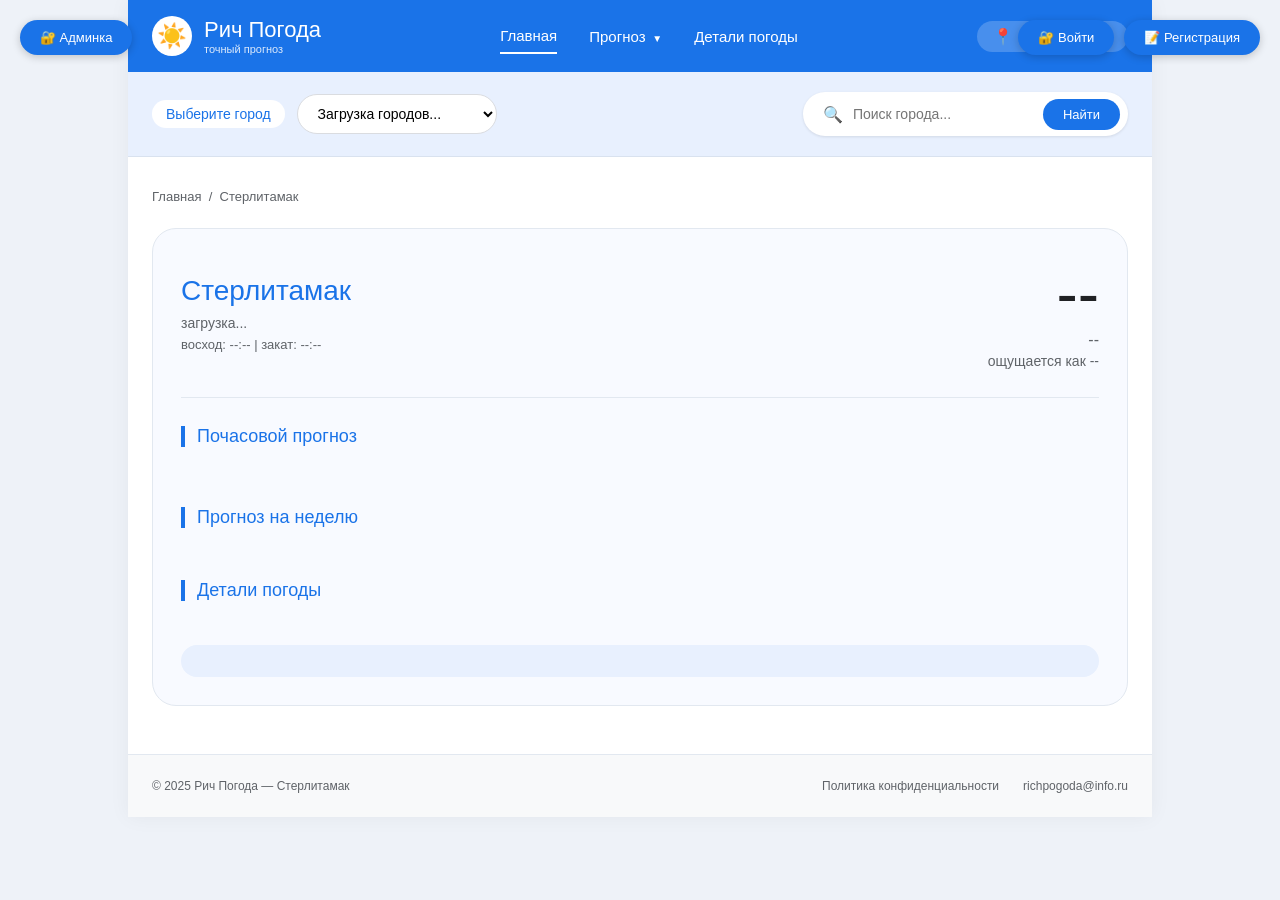
<file: pogoda/index.html>
<!DOCTYPE html>
<html lang="ru">
<head>
    <meta charset="UTF-8">
    <meta name="viewport" content="width=device-width, initial-scale=1.0">
    <title>Рич Погода | Главная</title>
    <style>
        * {
            margin: 0;
            padding: 0;
            box-sizing: border-box;
        }
        body {
            font-family: 'Roboto', -apple-system, 'Segoe UI', sans-serif;
            background: #eef2f8;
            color: #202124;
        }
        .container {
            width: 1024px;
            margin: 0 auto;
            background: #ffffff;
            box-shadow: 0 0 20px rgba(0,0,0,0.05);
        }
        .header {
            background: #1a73e8;
            padding: 16px 24px;
            display: flex;
            align-items: center;
            justify-content: space-between;
            position: sticky;
            top: 0;
            z-index: 100;
        }
        .logo {
            display: flex;
            align-items: center;
            gap: 12px;
        }
        .logo-icon {
            background: white;
            width: 40px;
            height: 40px;
            border-radius: 50%;
            display: flex;
            align-items: center;
            justify-content: center;
        }
        .logo-icon span {
            font-size: 24px;
            color: #1a73e8;
        }
        .logo-text h2 {
            color: white;
            font-size: 22px;
            font-weight: 500;
        }
        .logo-text p {
            color: rgba(255,255,255,0.85);
            font-size: 11px;
        }
        .nav-menu {
            display: flex;
            gap: 32px;
            align-items: center;
        }
        .nav-item {
            position: relative;
        }
        .nav-link {
            color: white;
            font-size: 15px;
            font-weight: 500;
            text-decoration: none;
            padding: 8px 0;
            display: block;
        }
        .nav-link.active {
            border-bottom: 2px solid white;
        }
        .nav-link.has-dropdown::after {
            content: " ▼";
            font-size: 10px;
            margin-left: 4px;
        }
        .dropdown-menu {
            position: absolute;
            top: 100%;
            left: 0;
            background: white;
            border-radius: 12px;
            box-shadow: 0 8px 20px rgba(0,0,0,0.15);
            min-width: 180px;
            padding: 8px 0;
            margin-top: 8px;
            opacity: 0;
            visibility: hidden;
            transition: opacity 0.25s ease, visibility 0.25s ease, transform 0.25s ease;
            transform: translateY(-8px);
            z-index: 200;
        }
        .nav-item:hover .dropdown-menu {
            opacity: 1;
            visibility: visible;
            transform: translateY(0);
        }
        .dropdown-menu a {
            display: block;
            padding: 10px 20px;
            color: #202124;
            text-decoration: none;
            font-size: 14px;
        }
        .dropdown-menu a:hover {
            background: #e8f0fe;
            color: #1a73e8;
        }
        .city-badge {
            background: rgba(255,255,255,0.2);
            border-radius: 30px;
            padding: 6px 16px;
            display: flex;
            align-items: center;
            gap: 8px;
        }
        .city-badge .city-name {
            font-weight: 500;
            font-size: 15px;
            color: white;
        }
        .city-selector {
            background: #e8f0fe;
            padding: 20px 24px;
            border-bottom: 1px solid #d9e2ef;
            display: flex;
            align-items: center;
            justify-content: space-between;
            flex-wrap: wrap;
            gap: 16px;
        }
        .current-city-info {
            display: flex;
            align-items: center;
            gap: 12px;
        }
        .current-city-info .label {
            font-size: 14px;
            color: #1a73e8;
            font-weight: 500;
            background: white;
            padding: 6px 14px;
            border-radius: 30px;
        }
        .city-select-dropdown {
            padding: 10px 16px;
            border-radius: 30px;
            border: 1px solid #dadce0;
            font-size: 14px;
            font-family: inherit;
            background: white;
            cursor: pointer;
            width: 200px;
        }
        .city-select-dropdown:focus {
            outline: none;
            border-color: #1a73e8;
        }
        .search-other {
            display: flex;
            gap: 10px;
            align-items: center;
            background: white;
            border-radius: 40px;
            padding: 6px 8px 6px 20px;
            box-shadow: 0 1px 3px rgba(0,0,0,0.1);
        }
        .search-other input {
            border: none;
            outline: none;
            font-size: 14px;
            width: 180px;
            padding: 8px 0;
            font-family: inherit;
        }
        .search-other button {
            background: #1a73e8;
            border: none;
            border-radius: 30px;
            padding: 8px 20px;
            font-size: 13px;
            font-weight: 500;
            color: white;
            cursor: pointer;
        }
        .content {
            padding: 32px 24px 48px;
        }
        .breadcrumbs {
            font-size: 13px;
            margin-bottom: 24px;
            color: #5f6368;
        }
        .forecast-demo {
            background: #f8faff;
            border-radius: 24px;
            padding: 28px;
            border: 1px solid #e2e8f0;
        }
        .current-weather {
            display: flex;
            align-items: center;
            justify-content: space-between;
            padding-bottom: 28px;
            border-bottom: 1px solid #e2e8f0;
            margin-bottom: 28px;
        }
        .city-info h3 {
            font-size: 28px;
            font-weight: 500;
            color: #1a73e8;
            margin-bottom: 8px;
        }
        .city-info p {
            color: #5f6368;
            font-size: 14px;
        }
        .temp-main {
            text-align: right;
        }
        .temp-main .big-temp {
            font-size: 64px;
            font-weight: 500;
            color: #202124;
        }
        .temp-main .condition {
            color: #5f6368;
            font-size: 16px;
        }
        .feels-like {
            font-size: 14px;
            color: #5f6368;
            margin-top: 4px;
        }
        .hourly {
            margin-bottom: 32px;
        }
        .hourly h4, .daily h4, .details h4 {
            font-size: 18px;
            font-weight: 500;
            color: #1a73e8;
            margin-bottom: 20px;
            border-left: 4px solid #1a73e8;
            padding-left: 12px;
        }
        .hourly-items {
            display: flex;
            gap: 14px;
            overflow-x: auto;
            padding-bottom: 8px;
        }
        .hour-card {
            background: white;
            border-radius: 20px;
            padding: 14px 12px;
            text-align: center;
            min-width: 80px;
            border: 1px solid #e2e8f0;
        }
        .hour-card .time {
            font-size: 14px;
            font-weight: 500;
            color: #1a73e8;
        }
        .hour-card .temp-hour {
            font-size: 20px;
            font-weight: 500;
            margin: 8px 0;
        }
        .daily-items {
            display: flex;
            flex-direction: column;
            gap: 8px;
            margin-bottom: 32px;
        }
        .day-row {
            display: flex;
            align-items: center;
            justify-content: space-between;
            padding: 12px 0;
            border-bottom: 1px solid #eef2f6;
        }
        .day-name {
            width: 140px;
            font-weight: 500;
        }
        .day-temp-range {
            font-weight: 500;
            color: #1a73e8;
        }
        .details-grid {
            display: grid;
            grid-template-columns: repeat(3, 1fr);
            gap: 16px;
            margin-top: 16px;
        }
        .detail-card {
            background: white;
            border-radius: 20px;
            padding: 18px 14px;
            text-align: center;
            border: 1px solid #e2e8f0;
        }
        .detail-icon {
            font-size: 28px;
            margin-bottom: 10px;
        }
        .detail-label {
            font-size: 13px;
            color: #5f6368;
            margin-bottom: 8px;
        }
        .detail-value {
            font-size: 22px;
            font-weight: 500;
            color: #1a73e8;
        }
        .extra-stats {
            display: flex;
            gap: 24px;
            justify-content: space-between;
            background: #e8f0fe;
            border-radius: 20px;
            padding: 16px 24px;
            margin-top: 24px;
        }
        .extra-item {
            text-align: center;
            flex: 1;
        }
        .extra-label {
            font-size: 12px;
            color: #5f6368;
            margin-bottom: 6px;
        }
        .extra-value {
            font-size: 16px;
            font-weight: 500;
            color: #1a73e8;
        }
        .footer {
            background: #f8f9fa;
            padding: 24px;
            border-top: 1px solid #e2e8f0;
            display: flex;
            justify-content: space-between;
            font-size: 12px;
            color: #5f6368;
        }
        .footer-links {
            display: flex;
            gap: 24px;
        }
        .admin-btn {
            position: fixed;
            top: 20px;
            left: 20px;
            z-index: 9999;
            background: #1a73e8;
            color: white;
            padding: 10px 20px;
            border-radius: 30px;
            text-decoration: none;
            font-weight: 500;
            font-size: 13px;
            box-shadow: 0 2px 8px rgba(0,0,0,0.2);
            font-family: 'Roboto', sans-serif;
        }
        .admin-btn:hover {
            background: #0d5bbf;
        }
        .user-buttons {
            position: fixed;
            top: 20px;
            right: 20px;
            z-index: 9999;
            display: flex;
            gap: 10px;
        }
        .user-btn {
            background: #1a73e8;
            color: white;
            padding: 10px 20px;
            border-radius: 30px;
            text-decoration: none;
            font-weight: 500;
            font-size: 13px;
            box-shadow: 0 2px 8px rgba(0,0,0,0.2);
            font-family: 'Roboto', sans-serif;
        }
        .user-btn:hover {
            background: #0d5bbf;
        }
        .profile-name {
            background: #0d5bbf;
        }
    </style>
</head>
<body>
<div class="container">
    <div class="header">
        <div class="logo">
            <div class="logo-icon"><span>☀️</span></div>
            <div class="logo-text">
                <h2>Рич Погода</h2>
                <p>точный прогноз</p>
            </div>
        </div>
        <div class="nav-menu">
            <div class="nav-item">
                <a href="index.html" class="nav-link active">Главная</a>
            </div>
            <div class="nav-item">
                <a href="#" class="nav-link has-dropdown">Прогноз</a>
                <div class="dropdown-menu">
                    <a href="forecast-7.html">Прогноз на 7 дней</a>
                    <a href="forecast-30.html">Прогноз на 30 дней</a>
                </div>
            </div>
            <div class="nav-item">
                <a href="details.html" class="nav-link">Детали погоды</a>
            </div>
        </div>
        <div class="city-badge">
            <span>📍</span>
            <span class="city-name">Стерлитамак</span>
        </div>
    </div>

    <div class="city-selector">
        <div class="current-city-info">
            <span class="label">Выберите город</span>
            <select id="citySelector" class="city-select-dropdown" onchange="changeCity()">
                <option value="">Загрузка городов...</option>
            </select>
        </div>
        <div class="search-other">
            <span>🔍</span>
            <input type="text" id="citySearchInput" placeholder="Поиск города..." autocomplete="off">
            <button id="searchCityBtn">Найти</button>
        </div>
    </div>

    <div class="content">
        <div class="breadcrumbs"><span>Главная</span> &nbsp;/&nbsp; <span id="breadcrumbCity">Стерлитамак</span></div>
        <div class="forecast-demo" id="weatherContainer">
            <div class="current-weather">
                <div class="city-info">
                    <h3 id="cityName">Стерлитамак</h3>
                    <p id="currentDate">загрузка...</p>
                    <p style="font-size:13px; margin-top:6px;">восход: <span id="sunrise">--:--</span> | закат: <span id="sunset">--:--</span></p>
                </div>
                <div class="temp-main">
                    <div class="big-temp" id="currentTemp">--</div>
                    <div class="condition" id="currentCondition">--</div>
                    <div class="feels-like">ощущается как <span id="feelsLike">--</span></div>
                </div>
            </div>

            <div class="hourly">
                <h4>Почасовой прогноз</h4>
                <div class="hourly-items" id="hourlyForecast"></div>
            </div>

            <div class="daily">
                <h4>Прогноз на неделю</h4>
                <div class="daily-items" id="weekForecast"></div>
            </div>

            <div class="details">
                <h4>Детали погоды</h4>
                <div class="details-grid" id="detailsGrid"></div>
            </div>

            <div class="extra-stats" id="extraStats"></div>
        </div>
    </div>

    <div class="footer">
        <div>© 2025 Рич Погода — <span id="footerCity">Стерлитамак</span></div>
        <div class="footer-links">
            <span>Политика конфиденциальности</span>
            <span>richpogoda@info.ru</span>
        </div>
    </div>
</div>

<!-- Кнопка для админа -->
<a href="admin_login.php" class="admin-btn">🔐 Админка</a>

<!-- Кнопки для пользователей -->
<div class="user-buttons" id="userButtons">
    <a href="user_login.php" class="user-btn">🔐 Войти</a>
    <a href="register.php" class="user-btn">📝 Регистрация</a>
</div>

<script>
    // Загрузка списка городов из базы
    async function loadCities() {
        try {
            const response = await fetch('get_cities.php');
            const cities = await response.json();
            const selector = document.getElementById('citySelector');
            selector.innerHTML = '';
            cities.forEach(city => {
                const option = document.createElement('option');
                option.value = city;
                option.textContent = '📍 ' + city;
                selector.appendChild(option);
            });
            return cities;
        } catch (error) {
            console.error('Ошибка загрузки городов:', error);
            return [];
        }
    }

    // Смена города
    function changeCity() {
        const city = document.getElementById('citySelector').value;
        if (city) {
            loadWeatherData(city);
        }
    }

    // Поиск города
    document.getElementById('searchCityBtn').addEventListener('click', function() {
        const searchValue = document.getElementById('citySearchInput').value.trim().toLowerCase();
        const selector = document.getElementById('citySelector');
        const options = Array.from(selector.options);
        
        const found = options.find(opt => opt.text.toLowerCase().includes(searchValue) || opt.value.toLowerCase().includes(searchValue));
        
        if (found && found.value) {
            selector.value = found.value;
            loadWeatherData(found.value);
            document.getElementById('citySearchInput').value = '';
        } else {
            alert('Город "' + document.getElementById('citySearchInput').value + '" не найден в базе!');
        }
    });

    // Поиск при нажатии Enter
    document.getElementById('citySearchInput').addEventListener('keypress', function(e) {
        if (e.key === 'Enter') {
            document.getElementById('searchCityBtn').click();
        }
    });

    // Загрузка погодных данных
    async function loadWeatherData(city) {
        try {
            const response = await fetch(`get_weather.php?city=${encodeURIComponent(city)}`);
            const data = await response.json();
            
            document.getElementById('cityName').textContent = data.city || city;
            document.getElementById('breadcrumbCity').textContent = data.city || city;
            document.getElementById('footerCity').textContent = data.city || city;
            document.getElementById('currentTemp').textContent = data.current_temp;
            document.getElementById('currentCondition').textContent = data.current_condition;
            document.getElementById('feelsLike').textContent = data.feels_like;
            document.getElementById('sunrise').textContent = data.sunrise;
            document.getElementById('sunset').textContent = data.sunset;
            
            const now = new Date();
            const options = { year: 'numeric', month: 'long', day: 'numeric', weekday: 'long' };
            document.getElementById('currentDate').innerHTML = now.toLocaleDateString('ru-RU', options) + ' | ' + now.getHours() + ':' + String(now.getMinutes()).padStart(2, '0');
            
            const hourlyContainer = document.getElementById('hourlyForecast');
            hourlyContainer.innerHTML = '';
            if (data.hourly_forecast && Array.isArray(data.hourly_forecast)) {
                data.hourly_forecast.forEach(hour => {
                    hourlyContainer.innerHTML += `
                        <div class="hour-card">
                            <div class="time">${hour.time}</div>
                            <div>${hour.icon}</div>
                            <div class="temp-hour">${hour.temp}</div>
                            <div style="font-size:11px;">осадки ${hour.precip}</div>
                        </div>
                    `;
                });
            }
            
            const weekContainer = document.getElementById('weekForecast');
            weekContainer.innerHTML = '';
            if (data.week_forecast && Array.isArray(data.week_forecast)) {
                data.week_forecast.forEach(day => {
                    weekContainer.innerHTML += `
                        <div class="day-row">
                            <span class="day-name">${day.day}</span>
                            <span>${day.icon}</span>
                            <span class="day-temp-range">${day.temp_max} / ${day.temp_min}</span>
                            <span style="color:#5f6368; font-size:13px;">${day.description}</span>
                        </div>
                    `;
                });
            }
            
            const detailsContainer = document.getElementById('detailsGrid');
            detailsContainer.innerHTML = `
                <div class="detail-card"><div class="detail-icon">💧</div><div class="detail-label">Влажность</div><div class="detail-value">${data.humidity || '70%'}</div></div>
                <div class="detail-card"><div class="detail-icon">🌬️</div><div class="detail-label">Ветер</div><div class="detail-value">${data.wind_speed || '3 м/с'}</div><div style="font-size:12px;">${data.wind_direction || 'западный'}</div></div>
                <div class="detail-card"><div class="detail-icon">📊</div><div class="detail-label">Давление</div><div class="detail-value">${data.pressure || '750 мм'}</div></div>
                <div class="detail-card"><div class="detail-icon">☀️</div><div class="detail-label">УФ-индекс</div><div class="detail-value">${data.uv_index || '3'}</div></div>
                <div class="detail-card"><div class="detail-icon">👁️</div><div class="detail-label">Видимость</div><div class="detail-value">${data.visibility || '10 км'}</div></div>
                <div class="detail-card"><div class="detail-icon">🌡️</div><div class="detail-label">Точка росы</div><div class="detail-value">${data.dew_point || '0°'}</div></div>
            `;
            
            const extraContainer = document.getElementById('extraStats');
            extraContainer.innerHTML = `
                <div class="extra-item"><div class="extra-label">Осадки</div><div class="extra-value">${data.precipitation || '0 мм'}</div></div>
                <div class="extra-item"><div class="extra-label">Порывы ветра</div><div class="extra-value">${data.wind_gusts || 'до 5 м/с'}</div></div>
                <div class="extra-item"><div class="extra-label">Снежный покров</div><div class="extra-value">${data.snow_cover || '0 см'}</div></div>
                <div class="extra-item"><div class="extra-label">Качество воздуха</div><div class="extra-value">${data.air_quality || 'AQI 45'}</div></div>
                <div class="extra-item"><div class="extra-label">Вероятность дождя</div><div class="extra-value">${data.rain_chance || '5%'}</div></div>
            `;
            
        } catch (error) {
            console.error('Ошибка загрузки данных:', error);
        }
    }

    // Проверка авторизации пользователя
    async function checkUserAuth() {
        try {
            const response = await fetch('get_user.php');
            const data = await response.json();
            const userButtons = document.getElementById('userButtons');
            
            if (data.logged_in) {
                userButtons.innerHTML = `
                    <a href="profile.php" class="user-btn profile-name">👤 ${data.username}</a>
                    <a href="user_logout.php" class="user-btn">🚪 Выйти</a>
                `;
            } else {
                userButtons.innerHTML = `
                    <a href="user_login.php" class="user-btn">🔐 Войти</a>
                    <a href="register.php" class="user-btn">📝 Регистрация</a>
                `;
            }
        } catch (error) {
            console.error('Ошибка проверки авторизации:', error);
        }
    }

    // Запуск всех функций
    async function init() {
        await loadCities();
        await loadWeatherData('Стерлитамак');
        await checkUserAuth();
    }
    
    init();
    setInterval(() => {
        const city = document.getElementById('citySelector').value;
        if (city) loadWeatherData(city);
    }, 60000);
    setInterval(checkUserAuth, 30000);
</script>
</body>
</html>
</file>
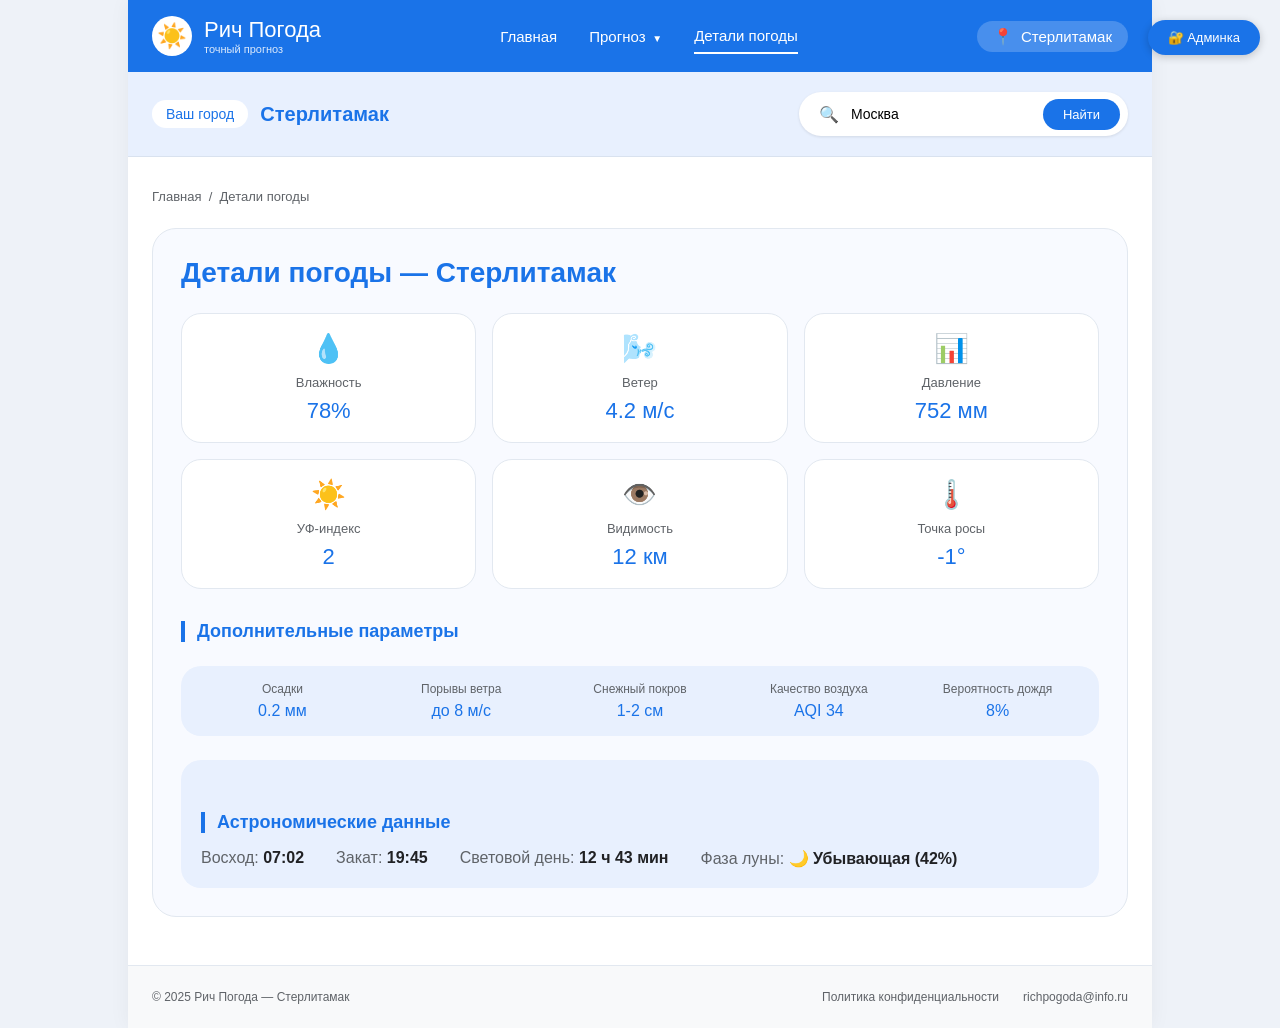
<file: pogoda/details.html>
<!DOCTYPE html>
<html lang="ru">
<head>
    <meta charset="UTF-8">
    <meta name="viewport" content="width=device-width, initial-scale=1.0">
    <title>Рич Погода | Детали погоды</title>
    <style>
        * { margin: 0; padding: 0; box-sizing: border-box; }
        body { font-family: 'Roboto', sans-serif; background: #eef2f8; color: #202124; }
        .container { width: 1024px; margin: 0 auto; background: #fff; box-shadow: 0 0 20px rgba(0,0,0,0.05); }
        .header { background: #1a73e8; padding: 16px 24px; display: flex; align-items: center; justify-content: space-between; position: sticky; top: 0; z-index: 100; }
        .logo { display: flex; align-items: center; gap: 12px; }
        .logo-icon { background: white; width: 40px; height: 40px; border-radius: 50%; display: flex; align-items: center; justify-content: center; }
        .logo-icon span { font-size: 24px; color: #1a73e8; }
        .logo-text h2 { color: white; font-size: 22px; font-weight: 500; }
        .logo-text p { color: rgba(255,255,255,0.85); font-size: 11px; }
        .nav-menu { display: flex; gap: 32px; align-items: center; }
        .nav-item { position: relative; }
        .nav-link { color: white; font-size: 15px; font-weight: 500; text-decoration: none; padding: 8px 0; display: block; }
        .nav-link.active { border-bottom: 2px solid white; }
        .nav-link.has-dropdown::after { content: " ▼"; font-size: 10px; margin-left: 4px; }
        .dropdown-menu { position: absolute; top: 100%; left: 0; background: white; border-radius: 12px; box-shadow: 0 8px 20px rgba(0,0,0,0.15); min-width: 180px; padding: 8px 0; margin-top: 8px; opacity: 0; visibility: hidden; transition: 0.25s; transform: translateY(-8px); z-index: 200; }
        .nav-item:hover .dropdown-menu { opacity: 1; visibility: visible; transform: translateY(0); }
        .dropdown-menu a { display: block; padding: 10px 20px; color: #202124; text-decoration: none; font-size: 14px; }
        .dropdown-menu a:hover { background: #e8f0fe; color: #1a73e8; }
        .city-badge { background: rgba(255,255,255,0.2); border-radius: 30px; padding: 6px 16px; display: flex; align-items: center; gap: 8px; }
        .city-badge .city-name { font-weight: 500; font-size: 15px; color: white; }
        .city-selector { background: #e8f0fe; padding: 20px 24px; border-bottom: 1px solid #d9e2ef; display: flex; align-items: center; justify-content: space-between; flex-wrap: wrap; gap: 16px; }
        .current-city-info { display: flex; align-items: center; gap: 12px; }
        .current-city-info .label { font-size: 14px; color: #1a73e8; font-weight: 500; background: white; padding: 6px 14px; border-radius: 30px; }
        .current-city-info .city-name-large { font-size: 20px; font-weight: 600; color: #1a73e8; }
        .search-other { display: flex; gap: 12px; align-items: center; background: white; border-radius: 40px; padding: 6px 8px 6px 20px; box-shadow: 0 1px 3px rgba(0,0,0,0.1); }
        .search-other input { border: none; outline: none; font-size: 14px; width: 180px; padding: 8px 0; font-family: inherit; }
        .search-other button { background: #1a73e8; border: none; border-radius: 30px; padding: 8px 20px; font-size: 13px; font-weight: 500; color: white; cursor: pointer; }
        .content { padding: 32px 24px 48px; }
        .breadcrumbs { font-size: 13px; margin-bottom: 24px; color: #5f6368; }
        .forecast-demo { background: #f8faff; border-radius: 24px; padding: 28px; border: 1px solid #e2e8f0; }
        .details-grid { display: grid; grid-template-columns: repeat(3, 1fr); gap: 16px; margin-top: 16px; }
        .detail-card { background: white; border-radius: 20px; padding: 18px 14px; text-align: center; border: 1px solid #e2e8f0; }
        .detail-icon { font-size: 28px; margin-bottom: 10px; }
        .detail-label { font-size: 13px; color: #5f6368; margin-bottom: 8px; }
        .detail-value { font-size: 22px; font-weight: 500; color: #1a73e8; }
        .extra-stats { display: flex; gap: 24px; justify-content: space-between; background: #e8f0fe; border-radius: 20px; padding: 16px 24px; margin-top: 24px; }
        .extra-item { text-align: center; flex: 1; }
        .extra-label { font-size: 12px; color: #5f6368; margin-bottom: 6px; }
        .extra-value { font-size: 16px; font-weight: 500; color: #1a73e8; }
        .astro-block { background: #e8f0fe; border-radius: 20px; padding: 20px; margin-top: 24px; }
        .astro-block h4 { font-size: 18px; color: #1a73e8; margin-bottom: 16px; border-left: 4px solid #1a73e8; padding-left: 12px; }
        .astro-data { display: flex; gap: 32px; flex-wrap: wrap; }
        .footer { background: #f8f9fa; padding: 24px; border-top: 1px solid #e2e8f0; display: flex; justify-content: space-between; font-size: 12px; color: #5f6368; }
        .footer-links { display: flex; gap: 24px; }
        .admin-btn { position: fixed; top: 20px; right: 20px; z-index: 9999; background: #1a73e8; color: white; padding: 10px 20px; border-radius: 30px; text-decoration: none; font-weight: 500; font-size: 13px; box-shadow: 0 2px 8px rgba(0,0,0,0.2); }
        .admin-btn:hover { background: #0d5bbf; }
        h1 { font-size: 28px; color: #1a73e8; margin-bottom: 24px; }
        h4 { font-size: 18px; color: #1a73e8; margin: 32px 0 20px; border-left: 4px solid #1a73e8; padding-left: 12px; }
    </style>
</head>
<body>
<div class="container">
    <div class="header">
        <div class="logo"><div class="logo-icon"><span>☀️</span></div><div class="logo-text"><h2>Рич Погода</h2><p>точный прогноз</p></div></div>
        <div class="nav-menu">
            <div class="nav-item"><a href="index.html" class="nav-link">Главная</a></div>
            <div class="nav-item"><a href="#" class="nav-link has-dropdown">Прогноз</a><div class="dropdown-menu"><a href="forecast-7.html">Прогноз на 7 дней</a><a href="forecast-30.html">Прогноз на 30 дней</a></div></div>
            <div class="nav-item"><a href="details.html" class="nav-link active">Детали погоды</a></div>
        </div>
        <div class="city-badge"><span>📍</span><span class="city-name">Стерлитамак</span></div>
    </div>
    <div class="city-selector">
        <div class="current-city-info"><span class="label">Ваш город</span><span class="city-name-large">Стерлитамак</span></div>
        <div class="search-other"><span>🔍</span><input type="text" placeholder="Найти другой город..." value="Москва"><button>Найти</button></div>
    </div>
    <div class="content">
        <div class="breadcrumbs"><span>Главная</span> &nbsp;/&nbsp; <span>Детали погоды</span></div>
        <div class="forecast-demo">
            <h1>Детали погоды — Стерлитамак</h1>
            <div class="details-grid" id="detailsGrid"></div>
            <h4>Дополнительные параметры</h4>
            <div class="extra-stats" id="extraStats"></div>
            <div class="astro-block">
                <h4>Астрономические данные</h4>
                <div class="astro-data">
                    <div><span style="color:#5f6368;">Восход:</span> <strong id="sunrise">07:02</strong></div>
                    <div><span style="color:#5f6368;">Закат:</span> <strong id="sunset">19:45</strong></div>
                    <div><span style="color:#5f6368;">Световой день:</span> <strong id="dayLength">12 ч 43 мин</strong></div>
                    <div><span style="color:#5f6368;">Фаза луны:</span> <strong id="moonPhase">🌙 Убывающая (42%)</strong></div>
                </div>
            </div>
        </div>
    </div>
    <div class="footer"><div>© 2025 Рич Погода — Стерлитамак</div><div class="footer-links"><span>Политика конфиденциальности</span><span>richpogoda@info.ru</span></div></div>
</div>
<a href="admin.php" class="admin-btn">🔐 Админка</a>
<script>
    async function loadDetails() {
        try {
            const response = await fetch('get_weather.php');
            const data = await response.json();
            const detailsContainer = document.getElementById('detailsGrid');
            detailsContainer.innerHTML = `
                <div class="detail-card"><div class="detail-icon">💧</div><div class="detail-label">Влажность</div><div class="detail-value">${data.humidity}</div><div style="font-size:12px; color:#5f6368; margin-top:6px;">нормальная</div></div>
                <div class="detail-card"><div class="detail-icon">🌬️</div><div class="detail-label">Ветер</div><div class="detail-value">${data.wind_speed}</div><div style="font-size:12px; color:#5f6368; margin-top:6px;">${data.wind_direction}</div></div>
                <div class="detail-card"><div class="detail-icon">📊</div><div class="detail-label">Давление</div><div class="detail-value">${data.pressure}</div><div style="font-size:12px; color:#5f6368; margin-top:6px;">1003 гПа</div></div>
                <div class="detail-card"><div class="detail-icon">☀️</div><div class="detail-label">УФ-индекс</div><div class="detail-value">${data.uv_index}</div><div style="font-size:12px; color:#5f6368; margin-top:6px;">низкий</div></div>
                <div class="detail-card"><div class="detail-icon">👁️</div><div class="detail-label">Видимость</div><div class="detail-value">${data.visibility}</div><div style="font-size:12px; color:#5f6368; margin-top:6px;">хорошая</div></div>
                <div class="detail-card"><div class="detail-icon">🌡️</div><div class="detail-label">Точка росы</div><div class="detail-value">${data.dew_point}</div><div style="font-size:12px; color:#5f6368; margin-top:6px;">сухо, комфортно</div></div>
            `;
            const extraContainer = document.getElementById('extraStats');
            extraContainer.innerHTML = `
                <div class="extra-item"><div class="extra-label">Осадки</div><div class="extra-value">${data.precipitation}</div><div style="font-size:10px;">за последние 3 ч</div></div>
                <div class="extra-item"><div class="extra-label">Порывы ветра</div><div class="extra-value">${data.wind_gusts}</div></div>
                <div class="extra-item"><div class="extra-label">Снежный покров</div><div class="extra-value">${data.snow_cover}</div></div>
                <div class="extra-item"><div class="extra-label">Качество воздуха</div><div class="extra-value">${data.air_quality}</div><div style="font-size:10px;">хорошее</div></div>
                <div class="extra-item"><div class="extra-label">Вероятность дождя</div><div class="extra-value">${data.rain_chance}</div></div>
            `;
            document.getElementById('sunrise').textContent = data.sunrise;
            document.getElementById('sunset').textContent = data.sunset;
        } catch(error) {
            console.error('Ошибка:', error);
            document.getElementById('detailsGrid').innerHTML = `
                <div class="detail-card"><div class="detail-icon">💧</div><div class="detail-label">Влажность</div><div class="detail-value">78%</div></div>
                <div class="detail-card"><div class="detail-icon">🌬️</div><div class="detail-label">Ветер</div><div class="detail-value">4.2 м/с</div></div>
                <div class="detail-card"><div class="detail-icon">📊</div><div class="detail-label">Давление</div><div class="detail-value">752 мм</div></div>
                <div class="detail-card"><div class="detail-icon">☀️</div><div class="detail-label">УФ-индекс</div><div class="detail-value">2</div></div>
                <div class="detail-card"><div class="detail-icon">👁️</div><div class="detail-label">Видимость</div><div class="detail-value">12 км</div></div>
                <div class="detail-card"><div class="detail-icon">🌡️</div><div class="detail-label">Точка росы</div><div class="detail-value">-1°</div></div>
            `;
            document.getElementById('extraStats').innerHTML = `
                <div class="extra-item"><div class="extra-label">Осадки</div><div class="extra-value">0.2 мм</div></div>
                <div class="extra-item"><div class="extra-label">Порывы ветра</div><div class="extra-value">до 8 м/с</div></div>
                <div class="extra-item"><div class="extra-label">Снежный покров</div><div class="extra-value">1-2 см</div></div>
                <div class="extra-item"><div class="extra-label">Качество воздуха</div><div class="extra-value">AQI 34</div></div>
                <div class="extra-item"><div class="extra-label">Вероятность дождя</div><div class="extra-value">8%</div></div>
            `;
        }
    }
    loadDetails();
</script>
</body>
</html>
</file>
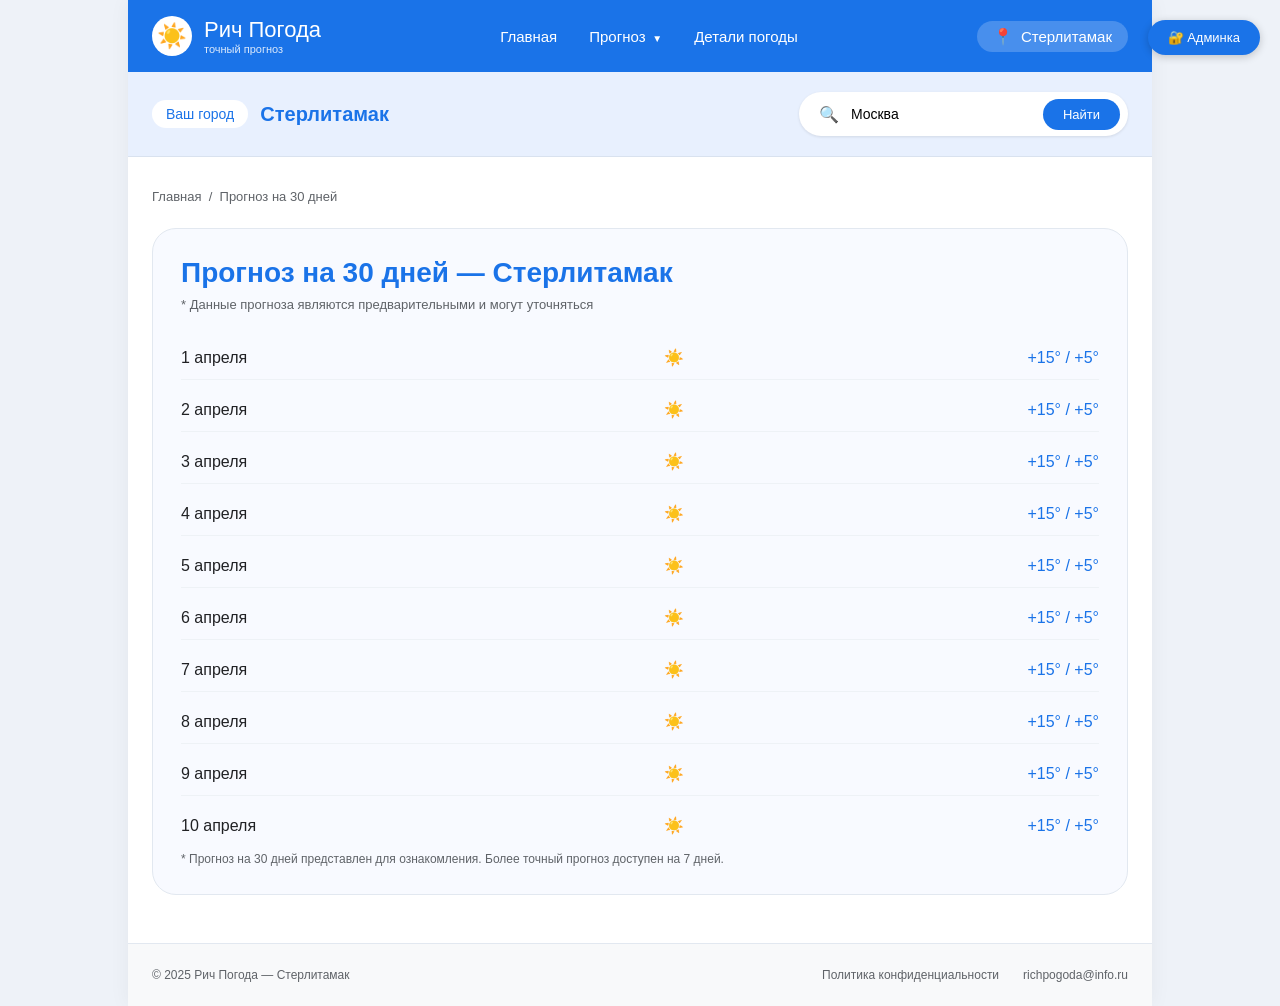
<file: pogoda/forecast-30.html>
<!DOCTYPE html>
<html lang="ru">
<head>
    <meta charset="UTF-8">
    <meta name="viewport" content="width=device-width, initial-scale=1.0">
    <title>Рич Погода | Прогноз на 30 дней</title>
    <style>
        * { margin: 0; padding: 0; box-sizing: border-box; }
        body { font-family: 'Roboto', sans-serif; background: #eef2f8; color: #202124; }
        .container { width: 1024px; margin: 0 auto; background: #fff; box-shadow: 0 0 20px rgba(0,0,0,0.05); }
        .header { background: #1a73e8; padding: 16px 24px; display: flex; align-items: center; justify-content: space-between; position: sticky; top: 0; z-index: 100; }
        .logo { display: flex; align-items: center; gap: 12px; }
        .logo-icon { background: white; width: 40px; height: 40px; border-radius: 50%; display: flex; align-items: center; justify-content: center; }
        .logo-icon span { font-size: 24px; color: #1a73e8; }
        .logo-text h2 { color: white; font-size: 22px; font-weight: 500; }
        .logo-text p { color: rgba(255,255,255,0.85); font-size: 11px; }
        .nav-menu { display: flex; gap: 32px; align-items: center; }
        .nav-item { position: relative; }
        .nav-link { color: white; font-size: 15px; font-weight: 500; text-decoration: none; padding: 8px 0; display: block; }
        .nav-link.has-dropdown::after { content: " ▼"; font-size: 10px; margin-left: 4px; }
        .dropdown-menu { position: absolute; top: 100%; left: 0; background: white; border-radius: 12px; box-shadow: 0 8px 20px rgba(0,0,0,0.15); min-width: 180px; padding: 8px 0; margin-top: 8px; opacity: 0; visibility: hidden; transition: 0.25s; transform: translateY(-8px); z-index: 200; }
        .nav-item:hover .dropdown-menu { opacity: 1; visibility: visible; transform: translateY(0); }
        .dropdown-menu a { display: block; padding: 10px 20px; color: #202124; text-decoration: none; font-size: 14px; }
        .dropdown-menu a:hover { background: #e8f0fe; color: #1a73e8; }
        .city-badge { background: rgba(255,255,255,0.2); border-radius: 30px; padding: 6px 16px; display: flex; align-items: center; gap: 8px; }
        .city-badge .city-name { font-weight: 500; font-size: 15px; color: white; }
        .city-selector { background: #e8f0fe; padding: 20px 24px; border-bottom: 1px solid #d9e2ef; display: flex; align-items: center; justify-content: space-between; flex-wrap: wrap; gap: 16px; }
        .current-city-info { display: flex; align-items: center; gap: 12px; }
        .current-city-info .label { font-size: 14px; color: #1a73e8; font-weight: 500; background: white; padding: 6px 14px; border-radius: 30px; }
        .current-city-info .city-name-large { font-size: 20px; font-weight: 600; color: #1a73e8; }
        .search-other { display: flex; gap: 12px; align-items: center; background: white; border-radius: 40px; padding: 6px 8px 6px 20px; box-shadow: 0 1px 3px rgba(0,0,0,0.1); }
        .search-other input { border: none; outline: none; font-size: 14px; width: 180px; padding: 8px 0; font-family: inherit; }
        .search-other button { background: #1a73e8; border: none; border-radius: 30px; padding: 8px 20px; font-size: 13px; font-weight: 500; color: white; cursor: pointer; }
        .content { padding: 32px 24px 48px; }
        .breadcrumbs { font-size: 13px; margin-bottom: 24px; color: #5f6368; }
        .forecast-demo { background: #f8faff; border-radius: 24px; padding: 28px; border: 1px solid #e2e8f0; }
        .daily-items { display: flex; flex-direction: column; gap: 8px; max-height: 500px; overflow-y: auto; }
        .day-row { display: flex; align-items: center; justify-content: space-between; padding: 12px 0; border-bottom: 1px solid #eef2f6; }
        .day-name { width: 140px; font-weight: 500; }
        .day-temp-range { font-weight: 500; color: #1a73e8; }
        .footer { background: #f8f9fa; padding: 24px; border-top: 1px solid #e2e8f0; display: flex; justify-content: space-between; font-size: 12px; color: #5f6368; }
        .footer-links { display: flex; gap: 24px; }
        .admin-btn { position: fixed; top: 20px; right: 20px; z-index: 9999; background: #1a73e8; color: white; padding: 10px 20px; border-radius: 30px; text-decoration: none; font-weight: 500; font-size: 13px; box-shadow: 0 2px 8px rgba(0,0,0,0.2); }
        .admin-btn:hover { background: #0d5bbf; }
        h1 { font-size: 28px; color: #1a73e8; margin-bottom: 8px; }
        .note { color: #5f6368; margin-bottom: 24px; font-size: 13px; }
    </style>
</head>
<body>
<div class="container">
    <div class="header">
        <div class="logo"><div class="logo-icon"><span>☀️</span></div><div class="logo-text"><h2>Рич Погода</h2><p>точный прогноз</p></div></div>
        <div class="nav-menu">
            <div class="nav-item"><a href="index.html" class="nav-link">Главная</a></div>
            <div class="nav-item"><a href="#" class="nav-link has-dropdown">Прогноз</a><div class="dropdown-menu"><a href="forecast-7.html">Прогноз на 7 дней</a><a href="forecast-30.html">Прогноз на 30 дней</a></div></div>
            <div class="nav-item"><a href="details.html" class="nav-link">Детали погоды</a></div>
        </div>
        <div class="city-badge"><span>📍</span><span class="city-name">Стерлитамак</span></div>
    </div>
    <div class="city-selector">
        <div class="current-city-info"><span class="label">Ваш город</span><span class="city-name-large">Стерлитамак</span></div>
        <div class="search-other"><span>🔍</span><input type="text" placeholder="Найти другой город..." value="Москва"><button>Найти</button></div>
    </div>
    <div class="content">
        <div class="breadcrumbs"><span>Главная</span> &nbsp;/&nbsp; <span>Прогноз на 30 дней</span></div>
        <div class="forecast-demo">
            <h1>Прогноз на 30 дней — Стерлитамак</h1>
            <p class="note">* Данные прогноза являются предварительными и могут уточняться</p>
            <div class="daily-items" id="monthForecast"></div>
            <p style="color:#5f6368; margin-top: 16px; font-size: 12px;">* Прогноз на 30 дней представлен для ознакомления. Более точный прогноз доступен на 7 дней.</p>
        </div>
    </div>
    <div class="footer"><div>© 2025 Рич Погода — Стерлитамак</div><div class="footer-links"><span>Политика конфиденциальности</span><span>richpogoda@info.ru</span></div></div>
</div>
<a href="admin.php" class="admin-btn">🔐 Админка</a>
<script>
    async function loadMonthForecast() {
        try {
            const response = await fetch('get_weather.php');
            const data = await response.json();
            const monthContainer = document.getElementById('monthForecast');
            monthContainer.innerHTML = '';
            if (data.month_forecast) {
                data.month_forecast.forEach(day => {
                    monthContainer.innerHTML += `<div class="day-row"><span class="day-name">${day.day}</span><span>${day.icon}</span><span class="day-temp-range">${day.temp_max} / ${day.temp_min}</span></div>`;
                });
            }
        } catch(error) {
            console.error('Ошибка:', error);
            const monthContainer = document.getElementById('monthForecast');
            monthContainer.innerHTML = '';
            for(let i=1; i<=30; i++) {
                monthContainer.innerHTML += `<div class="day-row"><span class="day-name">${i} апреля</span><span>☀️</span><span class="day-temp-range">+15° / +5°</span></div>`;
            }
        }
    }
    loadMonthForecast();
</script>
</body>
</html>
</file>
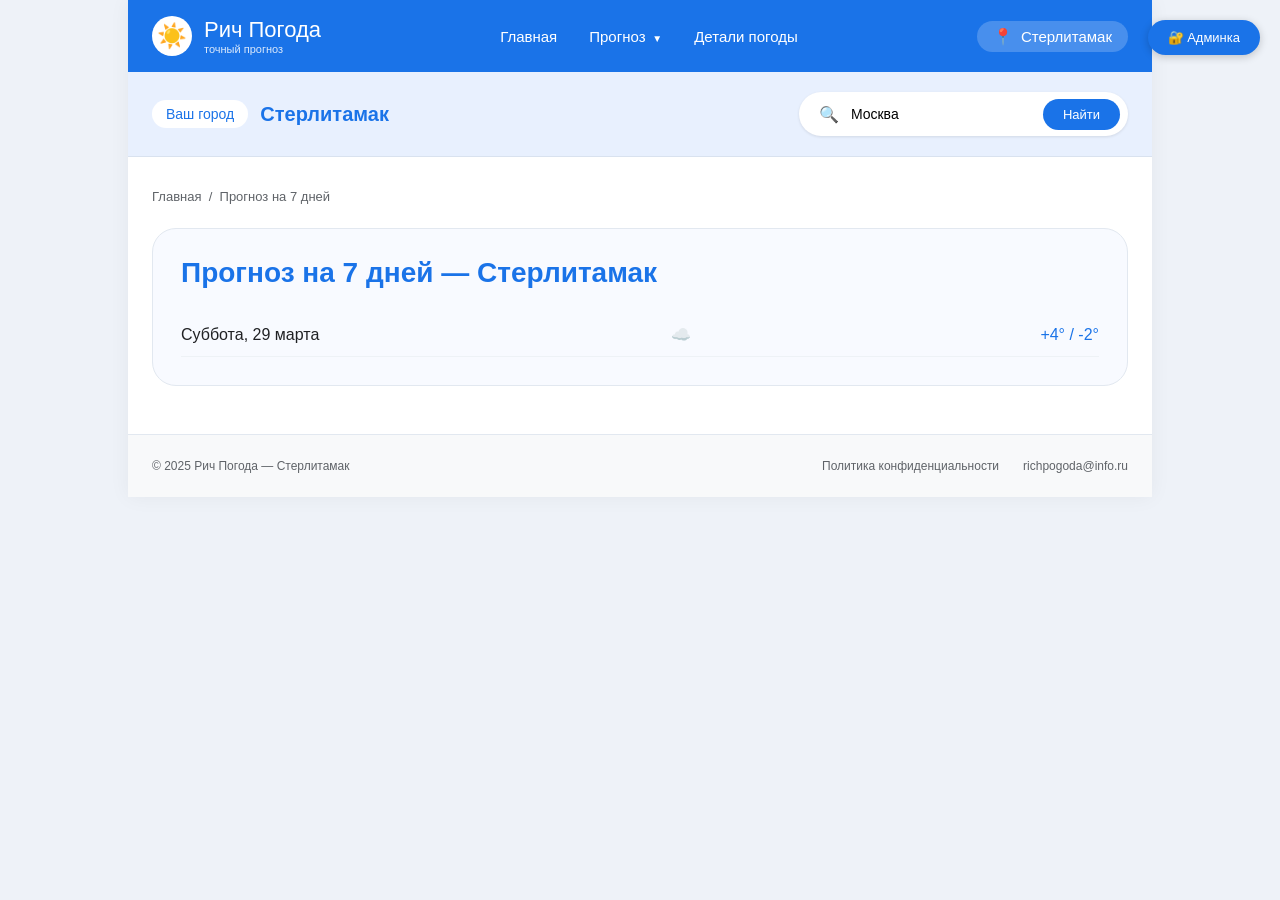
<file: pogoda/forecast-7.html>
<!DOCTYPE html>
<html lang="ru">
<head>
    <meta charset="UTF-8">
    <meta name="viewport" content="width=device-width, initial-scale=1.0">
    <title>Рич Погода | Прогноз на 7 дней</title>
    <style>
        * { margin: 0; padding: 0; box-sizing: border-box; }
        body { font-family: 'Roboto', sans-serif; background: #eef2f8; color: #202124; }
        .container { width: 1024px; margin: 0 auto; background: #fff; box-shadow: 0 0 20px rgba(0,0,0,0.05); }
        .header { background: #1a73e8; padding: 16px 24px; display: flex; align-items: center; justify-content: space-between; position: sticky; top: 0; z-index: 100; }
        .logo { display: flex; align-items: center; gap: 12px; }
        .logo-icon { background: white; width: 40px; height: 40px; border-radius: 50%; display: flex; align-items: center; justify-content: center; }
        .logo-icon span { font-size: 24px; color: #1a73e8; }
        .logo-text h2 { color: white; font-size: 22px; font-weight: 500; }
        .logo-text p { color: rgba(255,255,255,0.85); font-size: 11px; }
        .nav-menu { display: flex; gap: 32px; align-items: center; }
        .nav-item { position: relative; }
        .nav-link { color: white; font-size: 15px; font-weight: 500; text-decoration: none; padding: 8px 0; display: block; }
        .nav-link.has-dropdown::after { content: " ▼"; font-size: 10px; margin-left: 4px; }
        .dropdown-menu { position: absolute; top: 100%; left: 0; background: white; border-radius: 12px; box-shadow: 0 8px 20px rgba(0,0,0,0.15); min-width: 180px; padding: 8px 0; margin-top: 8px; opacity: 0; visibility: hidden; transition: 0.25s; transform: translateY(-8px); z-index: 200; }
        .nav-item:hover .dropdown-menu { opacity: 1; visibility: visible; transform: translateY(0); }
        .dropdown-menu a { display: block; padding: 10px 20px; color: #202124; text-decoration: none; font-size: 14px; }
        .dropdown-menu a:hover { background: #e8f0fe; color: #1a73e8; }
        .city-badge { background: rgba(255,255,255,0.2); border-radius: 30px; padding: 6px 16px; display: flex; align-items: center; gap: 8px; }
        .city-badge .city-name { font-weight: 500; font-size: 15px; color: white; }
        .city-selector { background: #e8f0fe; padding: 20px 24px; border-bottom: 1px solid #d9e2ef; display: flex; align-items: center; justify-content: space-between; flex-wrap: wrap; gap: 16px; }
        .current-city-info { display: flex; align-items: center; gap: 12px; }
        .current-city-info .label { font-size: 14px; color: #1a73e8; font-weight: 500; background: white; padding: 6px 14px; border-radius: 30px; }
        .current-city-info .city-name-large { font-size: 20px; font-weight: 600; color: #1a73e8; }
        .search-other { display: flex; gap: 12px; align-items: center; background: white; border-radius: 40px; padding: 6px 8px 6px 20px; box-shadow: 0 1px 3px rgba(0,0,0,0.1); }
        .search-other input { border: none; outline: none; font-size: 14px; width: 180px; padding: 8px 0; font-family: inherit; }
        .search-other button { background: #1a73e8; border: none; border-radius: 30px; padding: 8px 20px; font-size: 13px; font-weight: 500; color: white; cursor: pointer; }
        .content { padding: 32px 24px 48px; }
        .breadcrumbs { font-size: 13px; margin-bottom: 24px; color: #5f6368; }
        .forecast-demo { background: #f8faff; border-radius: 24px; padding: 28px; border: 1px solid #e2e8f0; }
        .daily-items { display: flex; flex-direction: column; gap: 8px; }
        .day-row { display: flex; align-items: center; justify-content: space-between; padding: 12px 0; border-bottom: 1px solid #eef2f6; }
        .day-name { width: 140px; font-weight: 500; }
        .day-temp-range { font-weight: 500; color: #1a73e8; }
        .footer { background: #f8f9fa; padding: 24px; border-top: 1px solid #e2e8f0; display: flex; justify-content: space-between; font-size: 12px; color: #5f6368; }
        .footer-links { display: flex; gap: 24px; }
        .admin-btn { position: fixed; top: 20px; right: 20px; z-index: 9999; background: #1a73e8; color: white; padding: 10px 20px; border-radius: 30px; text-decoration: none; font-weight: 500; font-size: 13px; box-shadow: 0 2px 8px rgba(0,0,0,0.2); }
        .admin-btn:hover { background: #0d5bbf; }
        h1 { font-size: 28px; color: #1a73e8; margin-bottom: 24px; }
    </style>
</head>
<body>
<div class="container">
    <div class="header">
        <div class="logo"><div class="logo-icon"><span>☀️</span></div><div class="logo-text"><h2>Рич Погода</h2><p>точный прогноз</p></div></div>
        <div class="nav-menu">
            <div class="nav-item"><a href="index.html" class="nav-link">Главная</a></div>
            <div class="nav-item"><a href="#" class="nav-link has-dropdown">Прогноз</a><div class="dropdown-menu"><a href="forecast-7.html">Прогноз на 7 дней</a><a href="forecast-30.html">Прогноз на 30 дней</a></div></div>
            <div class="nav-item"><a href="details.html" class="nav-link">Детали погоды</a></div>
        </div>
        <div class="city-badge"><span>📍</span><span class="city-name">Стерлитамак</span></div>
    </div>
    <div class="city-selector">
        <div class="current-city-info"><span class="label">Ваш город</span><span class="city-name-large">Стерлитамак</span></div>
        <div class="search-other"><span>🔍</span><input type="text" placeholder="Найти другой город..." value="Москва"><button>Найти</button></div>
    </div>
    <div class="content">
        <div class="breadcrumbs"><span>Главная</span> &nbsp;/&nbsp; <span>Прогноз на 7 дней</span></div>
        <div class="forecast-demo">
            <h1>Прогноз на 7 дней — Стерлитамак</h1>
            <div class="daily-items" id="weekForecast"></div>
        </div>
    </div>
    <div class="footer"><div>© 2025 Рич Погода — Стерлитамак</div><div class="footer-links"><span>Политика конфиденциальности</span><span>richpogoda@info.ru</span></div></div>
</div>
<a href="admin.php" class="admin-btn">🔐 Админка</a>
<script>
    async function loadWeekForecast() {
        try {
            const response = await fetch('get_weather.php');
            const data = await response.json();
            const weekContainer = document.getElementById('weekForecast');
            weekContainer.innerHTML = '';
            if (data.week_forecast) {
                data.week_forecast.forEach(day => {
                    weekContainer.innerHTML += `<div class="day-row"><span class="day-name">${day.day}</span><span>${day.icon}</span><span class="day-temp-range">${day.temp_max} / ${day.temp_min}</span><span style="color:#5f6368; font-size:13px;">${day.description}</span></div>`;
                });
            }
        } catch(error) {
            console.error('Ошибка:', error);
            document.getElementById('weekForecast').innerHTML = '<div class="day-row"><span class="day-name">Суббота, 29 марта</span><span>☁️</span><span class="day-temp-range">+4° / -2°</span></div>';
        }
    }
    loadWeekForecast();
</script>
</body>
</html>
</file>
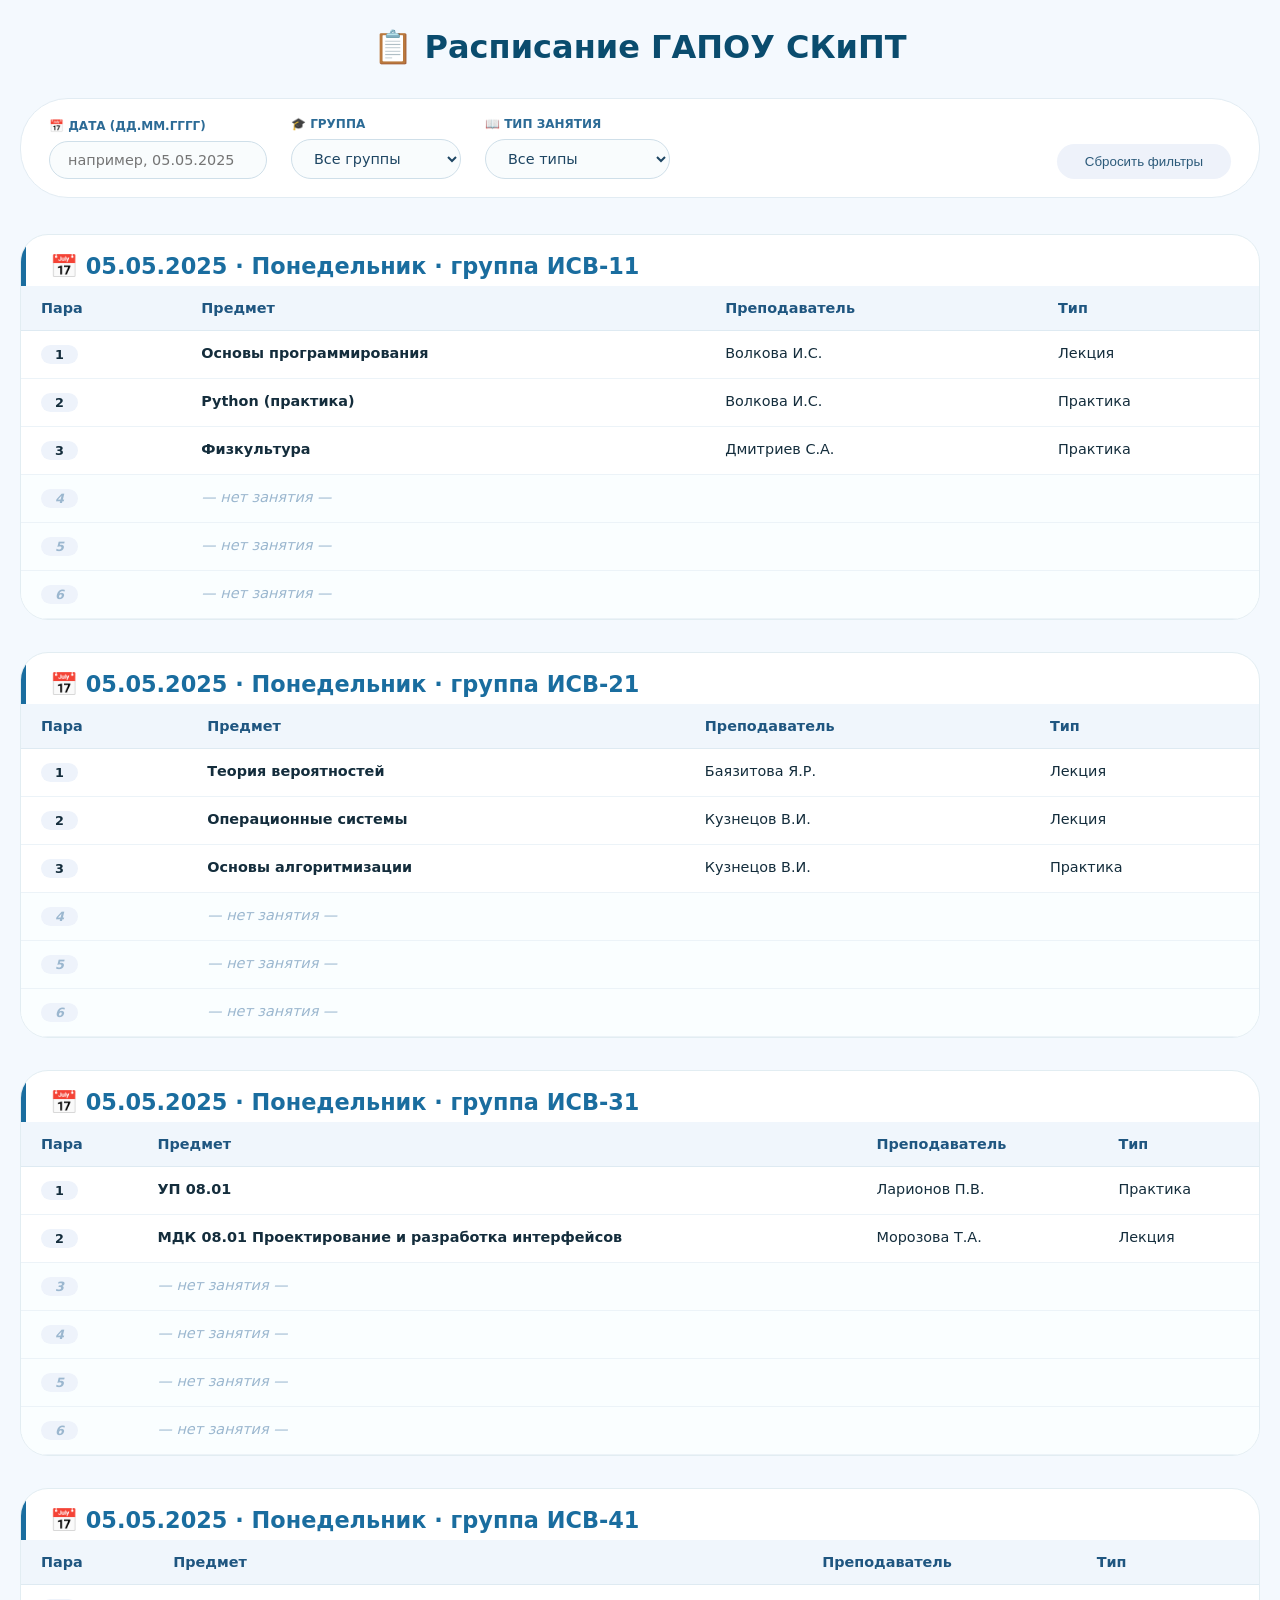
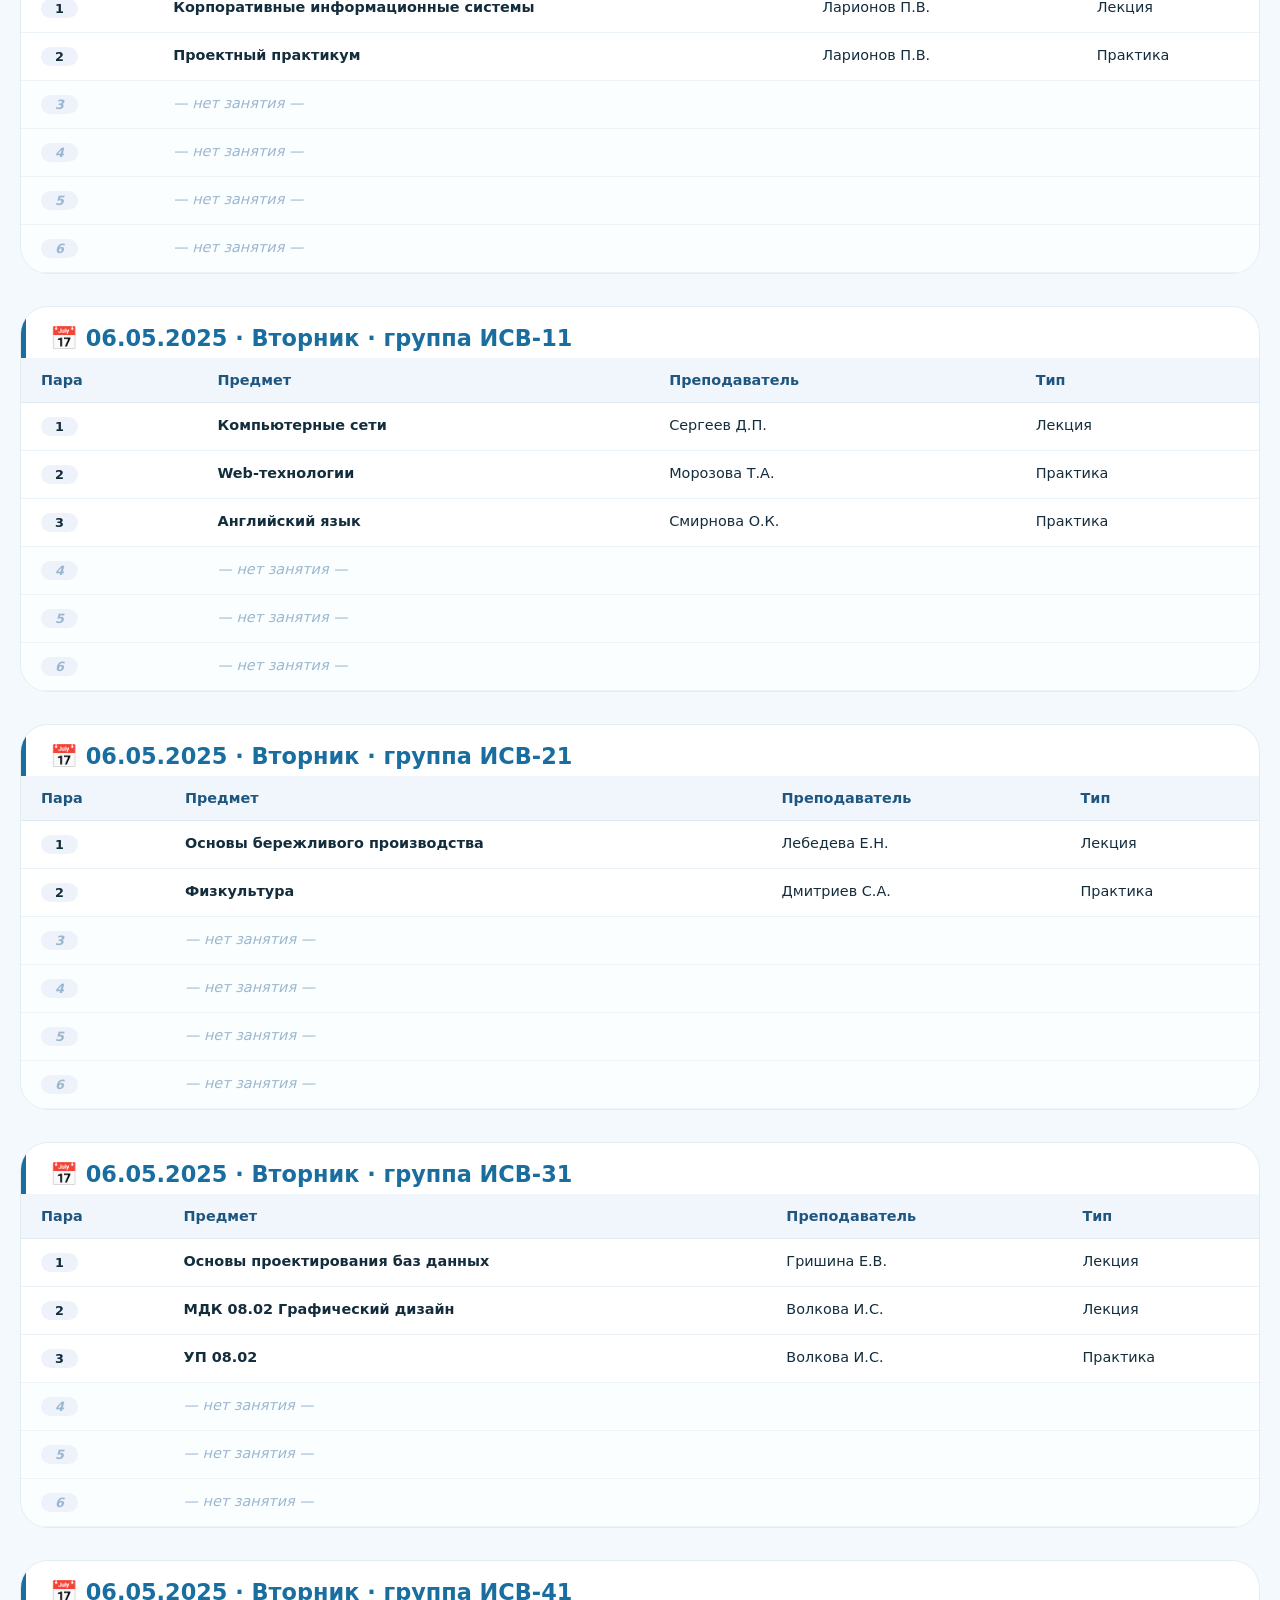
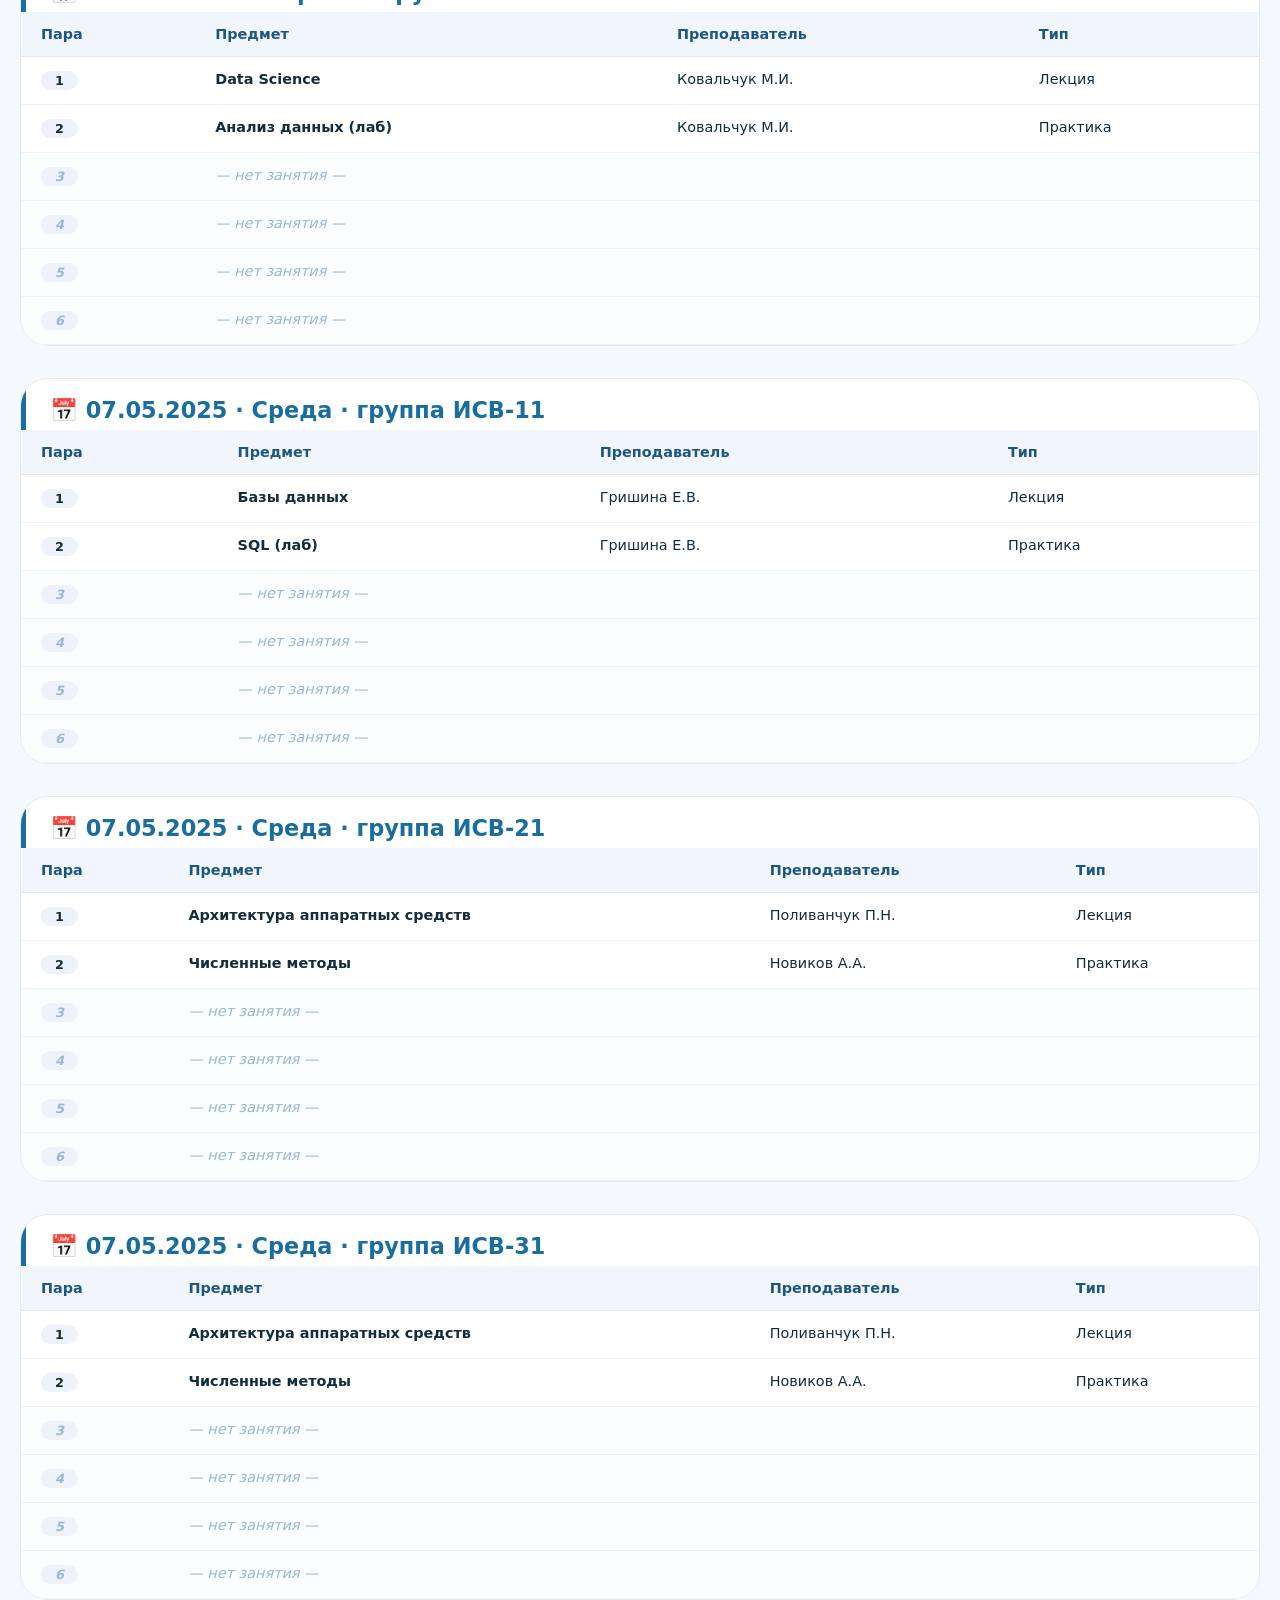
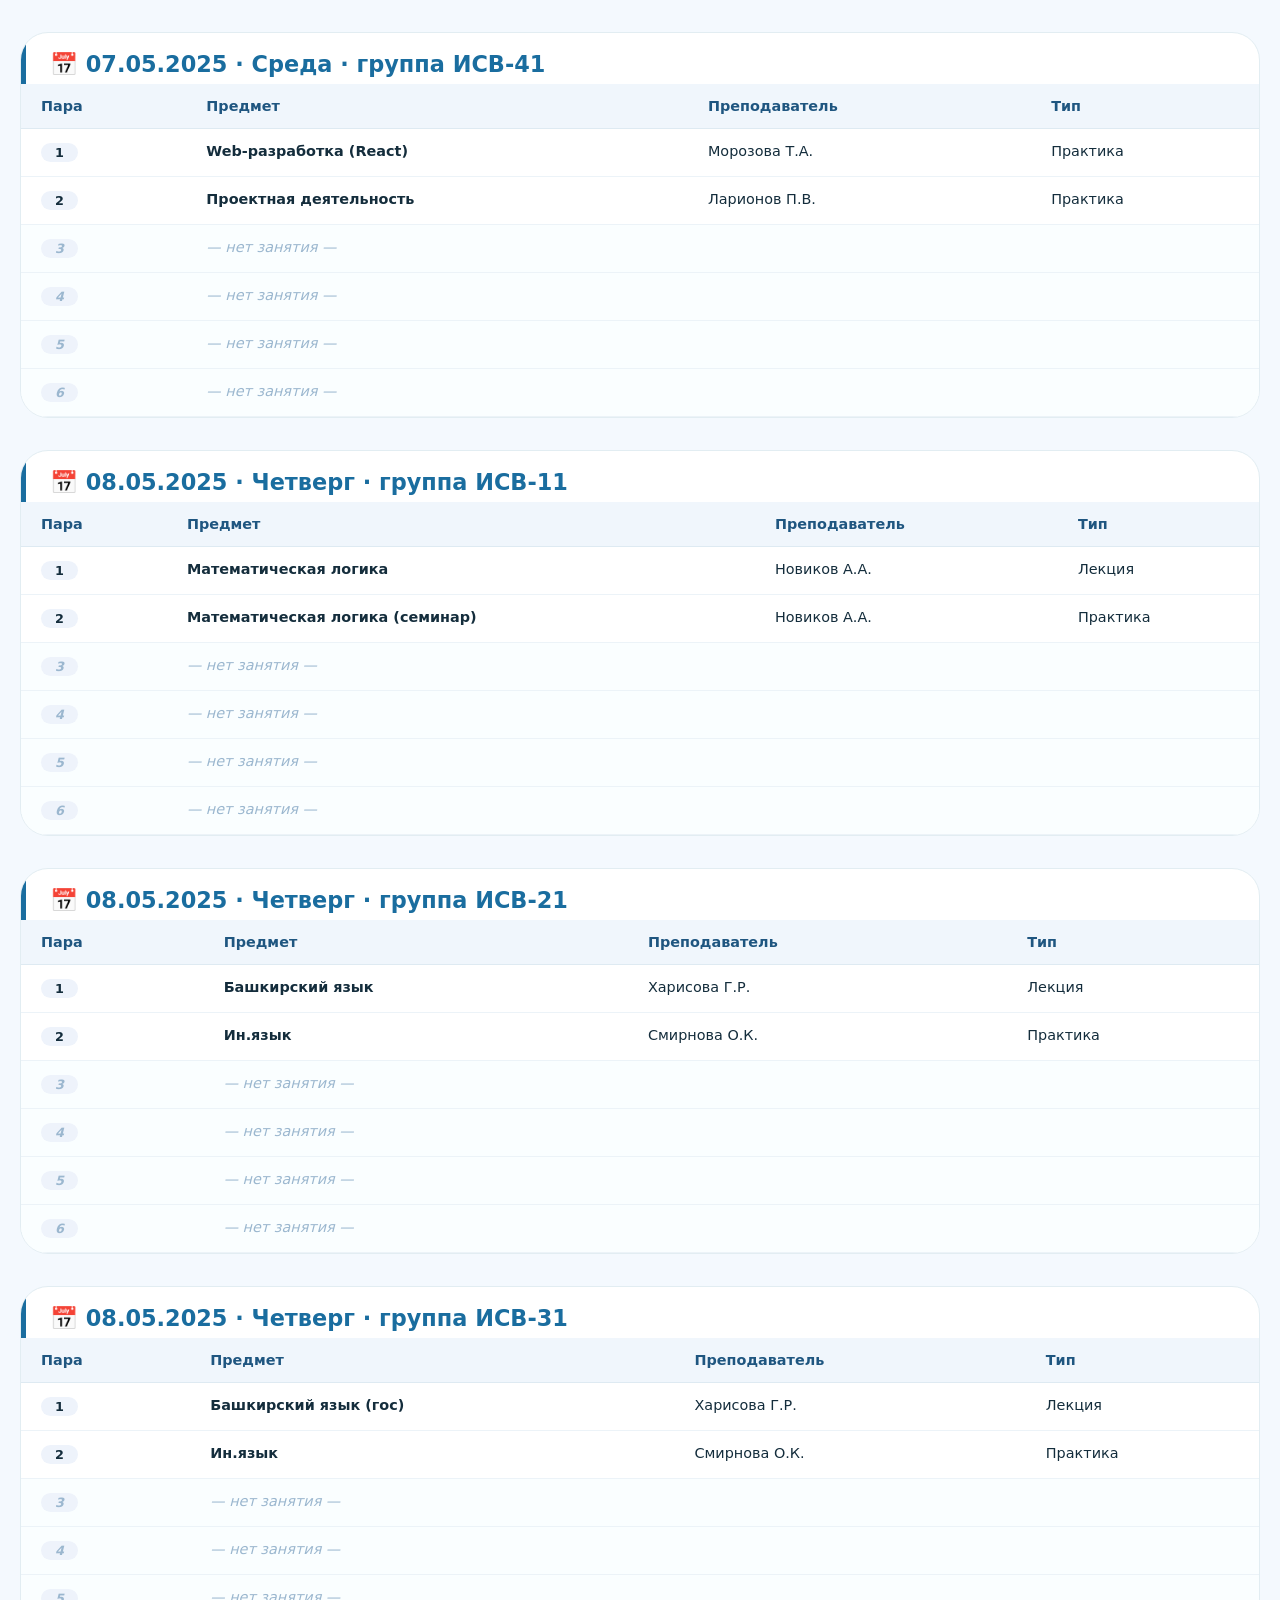
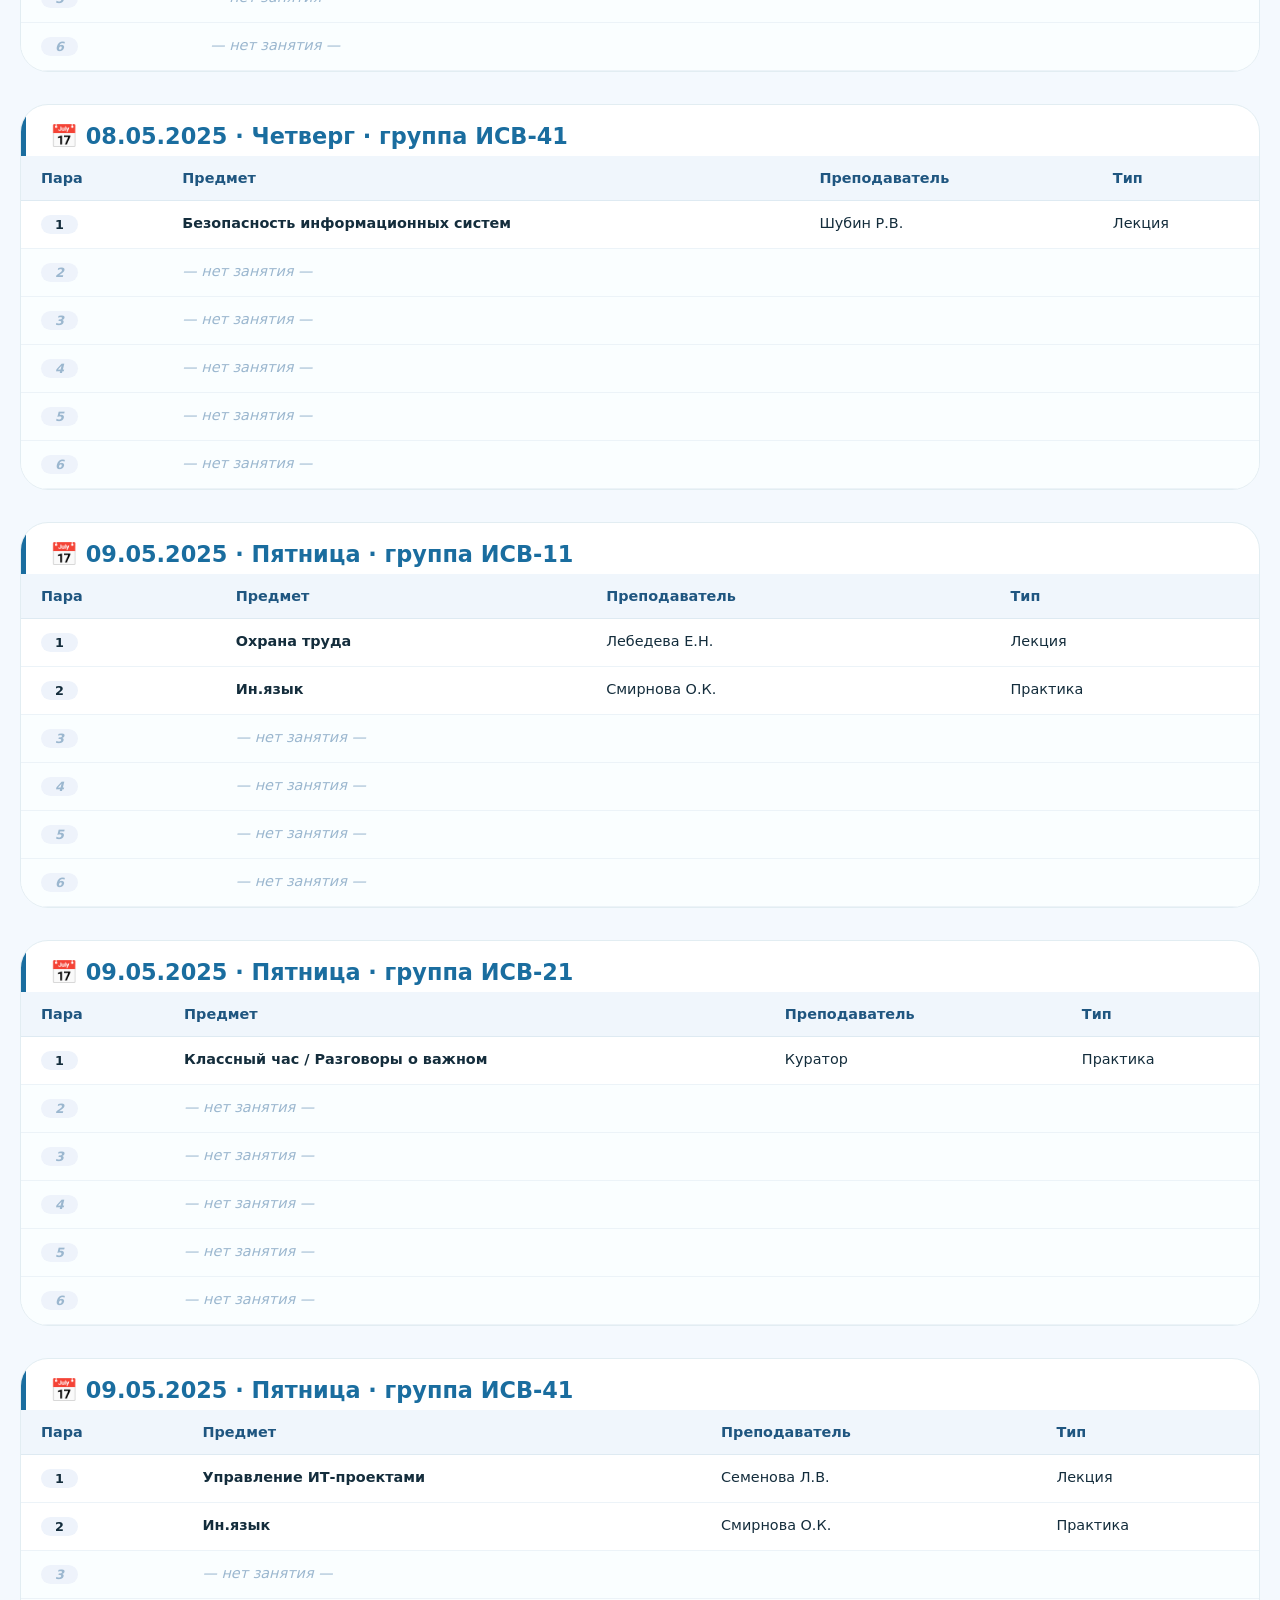
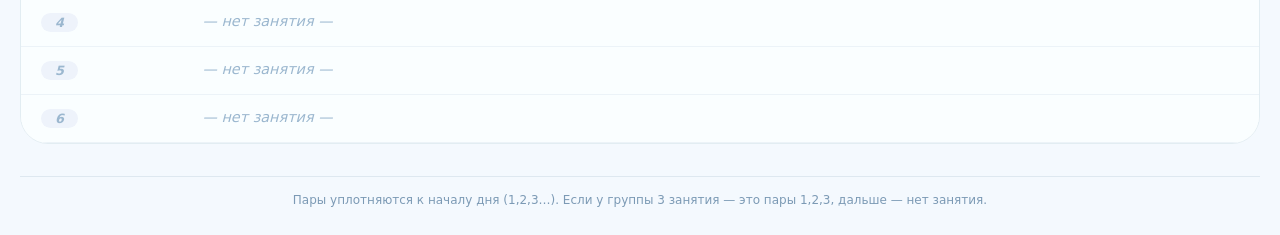
<file: raspisanie/raspisanie.html>
<!DOCTYPE html>
<html lang="ru">
<head>
  <meta charset="UTF-8">
  <meta name="viewport" content="width=device-width, initial-scale=1.0, user-scalable=yes">
  <style>
    * {
      margin: 0;
      padding: 0;
      box-sizing: border-box;
    }

    body {
      background: #f4f9fe;
      font-family: 'Segoe UI', Roboto, system-ui, sans-serif;
      padding: 28px 20px;
      color: #142d3c;
    }

    .container {
      max-width: 1400px;
      margin: 0 auto;
    }

    .header {
      text-align: center;
      margin-bottom: 32px;
    }
    .header h1 {
      font-size: 2rem;
      font-weight: 600;
      color: #0a4c6e;
    }
    .header p {
      color: #3b6e8f;
      margin-top: 6px;
    }

    .filters-panel {
      background: white;
      border-radius: 48px;
      padding: 18px 28px;
      margin-bottom: 36px;
      display: flex;
      flex-wrap: wrap;
      gap: 24px;
      align-items: flex-end;
      border: 1px solid #e2ecf3;
    }
    .filter-item {
      display: flex;
      flex-direction: column;
      gap: 8px;
      min-width: 170px;
    }
    .filter-item label {
      font-size: 0.75rem;
      font-weight: 700;
      text-transform: uppercase;
      color: #2c6b96;
    }
    .filter-item input, .filter-item select {
      background: #f9fcfd;
      border: 1px solid #cfdfe9;
      border-radius: 60px;
      padding: 10px 18px;
      font-size: 0.9rem;
      font-family: inherit;
      color: #1e4663;
      cursor: pointer;
    }
    .reset-button {
      background: #eef2fa;
      border: none;
      padding: 10px 28px;
      border-radius: 60px;
      font-weight: 500;
      color: #2c5a7a;
      cursor: pointer;
      margin-left: auto;
    }

    .schedule-table-wrapper {
      background: white;
      border-radius: 28px;
      border: 1px solid #e2edf2;
      overflow-x: auto;
      margin-bottom: 32px;
    }
    .day-title {
      font-size: 1.4rem;
      font-weight: 700;
      color: #1a6d9f;
      padding: 18px 24px 6px 24px;
      border-left: 5px solid #1a6d9f;
    }
    table {
      width: 100%;
      border-collapse: collapse;
      font-size: 0.9rem;
    }
    th {
      text-align: left;
      padding: 14px 20px;
      background: #f0f6fc;
      color: #1f5680;
      font-weight: 600;
      border-bottom: 1px solid #deeaf2;
    }
    td {
      padding: 14px 20px;
      border-bottom: 1px solid #ecf3f8;
      vertical-align: top;
    }
    .pair-number {
      font-weight: 700;
      background: #eef3fb;
      display: inline-block;
      padding: 2px 14px;
      border-radius: 40px;
      font-size: 0.8rem;
    }
    .empty-lesson {
      color: #9bb7cf;
      font-style: italic;
      background: #fafeff;
    }
    .footer {
      text-align: center;
      margin-top: 30px;
      font-size: 0.75rem;
      color: #7c9ab5;
      padding-top: 16px;
      border-top: 1px solid #dee8f0;
    }
    @media (max-width: 700px) {
      .filters-panel { flex-direction: column; align-items: stretch; border-radius: 28px; }
      .reset-button { margin-left: 0; margin-top: 8px; }
      th, td { padding: 10px 12px; font-size: 0.8rem; }
    }
  </style>
</head>
<body>
<div class="container">
  <div class="header">
    <h1>📋 Расписание ГАПОУ СКиПТ</h1>
  </div>

  <div class="filters-panel">
    <div class="filter-item"><label>📅 Дата (ДД.ММ.ГГГГ)</label><input type="text" id="dateFilter" placeholder="например, 05.05.2025"></div>
    <div class="filter-item"><label>🎓 Группа</label><select id="groupSelect"></select></div>
    <div class="filter-item"><label>📖 Тип занятия</label><select id="typeSelect"><option value="all">Все типы</option><option value="Лекция">Лекции</option><option value="Практика">Практика / Лабы</option></select></div>
    <button class="reset-button" id="resetFiltersBtn">Сбросить фильтры</button>
  </div>

  <div id="scheduleContainer"></div>
  <div class="footer">Пары уплотняются к началу дня (1,2,3…). Если у группы 3 занятия — это пары 1,2,3, дальше — нет занятия.</div>
</div>

<script>

  const lessonsDB = [
    // ========== ИСВ-11 ==========
    { date: "05.05.2025", weekday: "Понедельник", group: "ИСВ-11", subject: "Основы программирования", teacher: "Волкова И.С.", type: "Лекция" },
    { date: "05.05.2025", weekday: "Понедельник", group: "ИСВ-11", subject: "Python (практика)", teacher: "Волкова И.С.", type: "Практика" },
    { date: "05.05.2025", weekday: "Понедельник", group: "ИСВ-11", subject: "Физкультура", teacher: "Дмитриев С.А.", type: "Практика" },
    { date: "06.05.2025", weekday: "Вторник", group: "ИСВ-11", subject: "Компьютерные сети", teacher: "Сергеев Д.П.", type: "Лекция" },
    { date: "06.05.2025", weekday: "Вторник", group: "ИСВ-11", subject: "Web-технологии", teacher: "Морозова Т.А.", type: "Практика" },
    { date: "06.05.2025", weekday: "Вторник", group: "ИСВ-11", subject: "Английский язык", teacher: "Смирнова О.К.", type: "Практика" },
    { date: "07.05.2025", weekday: "Среда", group: "ИСВ-11", subject: "Базы данных", teacher: "Гришина Е.В.", type: "Лекция" },
    { date: "07.05.2025", weekday: "Среда", group: "ИСВ-11", subject: "SQL (лаб)", teacher: "Гришина Е.В.", type: "Практика" },
    { date: "08.05.2025", weekday: "Четверг", group: "ИСВ-11", subject: "Математическая логика", teacher: "Новиков А.А.", type: "Лекция" },
    { date: "08.05.2025", weekday: "Четверг", group: "ИСВ-11", subject: "Математическая логика (семинар)", teacher: "Новиков А.А.", type: "Практика" },
    { date: "09.05.2025", weekday: "Пятница", group: "ИСВ-11", subject: "Охрана труда", teacher: "Лебедева Е.Н.", type: "Лекция" },
    { date: "09.05.2025", weekday: "Пятница", group: "ИСВ-11", subject: "Ин.язык", teacher: "Смирнова О.К.", type: "Практика" },

    // ========== ИСВ-21 ==========
    { date: "05.05.2025", weekday: "Понедельник", group: "ИСВ-21", subject: "Теория вероятностей", teacher: "Баязитова Я.Р.", type: "Лекция" },
    { date: "05.05.2025", weekday: "Понедельник", group: "ИСВ-21", subject: "Операционные системы", teacher: "Кузнецов В.И.", type: "Лекция" },
    { date: "05.05.2025", weekday: "Понедельник", group: "ИСВ-21", subject: "Основы алгоритмизации", teacher: "Кузнецов В.И.", type: "Практика" },
    { date: "06.05.2025", weekday: "Вторник", group: "ИСВ-21", subject: "Основы бережливого производства", teacher: "Лебедева Е.Н.", type: "Лекция" },
    { date: "06.05.2025", weekday: "Вторник", group: "ИСВ-21", subject: "Физкультура", teacher: "Дмитриев С.А.", type: "Практика" },
    { date: "07.05.2025", weekday: "Среда", group: "ИСВ-21", subject: "Архитектура аппаратных средств", teacher: "Поливанчук П.Н.", type: "Лекция" },
    { date: "07.05.2025", weekday: "Среда", group: "ИСВ-21", subject: "Численные методы", teacher: "Новиков А.А.", type: "Практика" },
    { date: "08.05.2025", weekday: "Четверг", group: "ИСВ-21", subject: "Башкирский язык", teacher: "Харисова Г.Р.", type: "Лекция" },
    { date: "08.05.2025", weekday: "Четверг", group: "ИСВ-21", subject: "Ин.язык", teacher: "Смирнова О.К.", type: "Практика" },
    { date: "09.05.2025", weekday: "Пятница", group: "ИСВ-21", subject: "Классный час / Разговоры о важном", teacher: "Куратор", type: "Практика" },

    // ========== ИСВ-31 ==========
    { date: "05.05.2025", weekday: "Понедельник", group: "ИСВ-31", subject: "УП 08.01", teacher: "Ларионов П.В.", type: "Практика" },
    { date: "05.05.2025", weekday: "Понедельник", group: "ИСВ-31", subject: "МДК 08.01 Проектирование и разработка интерфейсов", teacher: "Морозова Т.А.", type: "Лекция" },
    { date: "06.05.2025", weekday: "Вторник", group: "ИСВ-31", subject: "Основы проектирования баз данных", teacher: "Гришина Е.В.", type: "Лекция" },
    { date: "06.05.2025", weekday: "Вторник", group: "ИСВ-31", subject: "МДК 08.02 Графический дизайн", teacher: "Волкова И.С.", type: "Лекция" },
    { date: "06.05.2025", weekday: "Вторник", group: "ИСВ-31", subject: "УП 08.02", teacher: "Волкова И.С.", type: "Практика" },
    { date: "07.05.2025", weekday: "Среда", group: "ИСВ-31", subject: "Архитектура аппаратных средств", teacher: "Поливанчук П.Н.", type: "Лекция" },
    { date: "07.05.2025", weekday: "Среда", group: "ИСВ-31", subject: "Численные методы", teacher: "Новиков А.А.", type: "Практика" },
    { date: "08.05.2025", weekday: "Четверг", group: "ИСВ-31", subject: "Башкирский язык (гос)", teacher: "Харисова Г.Р.", type: "Лекция" },
    { date: "08.05.2025", weekday: "Четверг", group: "ИСВ-31", subject: "Ин.язык", teacher: "Смирнова О.К.", type: "Практика" },

    // ========== ИСВ-41 ==========
    { date: "05.05.2025", weekday: "Понедельник", group: "ИСВ-41", subject: "Корпоративные информационные системы", teacher: "Ларионов П.В.", type: "Лекция" },
    { date: "05.05.2025", weekday: "Понедельник", group: "ИСВ-41", subject: "Проектный практикум", teacher: "Ларионов П.В.", type: "Практика" },
    { date: "06.05.2025", weekday: "Вторник", group: "ИСВ-41", subject: "Data Science", teacher: "Ковальчук М.И.", type: "Лекция" },
    { date: "06.05.2025", weekday: "Вторник", group: "ИСВ-41", subject: "Анализ данных (лаб)", teacher: "Ковальчук М.И.", type: "Практика" },
    { date: "07.05.2025", weekday: "Среда", group: "ИСВ-41", subject: "Web-разработка (React)", teacher: "Морозова Т.А.", type: "Практика" },
    { date: "07.05.2025", weekday: "Среда", group: "ИСВ-41", subject: "Проектная деятельность", teacher: "Ларионов П.В.", type: "Практика" },
    { date: "08.05.2025", weekday: "Четверг", group: "ИСВ-41", subject: "Безопасность информационных систем", teacher: "Шубин Р.В.", type: "Лекция" },
    { date: "09.05.2025", weekday: "Пятница", group: "ИСВ-41", subject: "Управление ИТ-проектами", teacher: "Семенова Л.В.", type: "Лекция" },
    { date: "09.05.2025", weekday: "Пятница", group: "ИСВ-41", subject: "Ин.язык", teacher: "Смирнова О.К.", type: "Практика" },
  ];

  const MAX_PAIRS = 6;

  function getGroups() {
    const groupsSet = new Set(lessonsDB.map(item => item.group));
    return Array.from(groupsSet).sort();
  }

  function escapeHtml(str) {
    if (!str) return '';
    return str.replace(/[&<>]/g, (m) => (m === '&' ? '&amp;' : (m === '<' ? '&lt;' : '&gt;')));
  }

  function renderSchedule() {
    const dateValue = document.getElementById('dateFilter').value.trim();
    const selectedGroup = document.getElementById('groupSelect').value;
    const selectedType = document.getElementById('typeSelect').value;
    const container = document.getElementById('scheduleContainer');

    let filtered = [...lessonsDB];
    if (dateValue !== "") filtered = filtered.filter(l => l.date === dateValue);
    if (selectedGroup !== "all") filtered = filtered.filter(l => l.group === selectedGroup);
    if (selectedType !== "all") filtered = filtered.filter(l => l.type === selectedType);

    const grouped = new Map();
    filtered.forEach(lesson => {
      const key = `${lesson.date}|${lesson.group}`;
      if (!grouped.has(key)) grouped.set(key, []);
      grouped.get(key).push(lesson);
    });

    if (grouped.size === 0) {
      container.innerHTML = `<div class="schedule-table-wrapper" style="padding:40px; text-align:center;">📭 Нет занятий по выбранным фильтрам</div>`;
      return;
    }

    let output = '';
    const sortedKeys = Array.from(grouped.keys()).sort((a,b) => {
      const [dateA] = a.split('|'); const [dateB] = b.split('|');
      const [d1,m1,y1] = dateA.split('.'); const [d2,m2,y2] = dateB.split('.');
      return new Date(y1,m1-1,d1) - new Date(y2,m2-1,d2);
    });

    for (let key of sortedKeys) {
      const [date, group] = key.split('|');
      const lessonsGroup = grouped.get(key);
      const weekday = lessonsGroup[0].weekday;

      output += `<div class="schedule-table-wrapper">
        <div class="day-title">📅 ${date} · ${weekday} · группа ${escapeHtml(group)}</div>
        <table>
          <thead><tr><th>Пара</th><th>Предмет</th><th>Преподаватель</th><th>Тип</th></tr></thead>
          <tbody>`;

      for (let p = 1; p <= MAX_PAIRS; p++) {
        if (p - 1 < lessonsGroup.length) {
          const lesson = lessonsGroup[p - 1];
          output += `<tr>
            <td><span class="pair-number">${p}</span></td>
            <td><strong>${escapeHtml(lesson.subject)}</strong></td>
            <td>${escapeHtml(lesson.teacher)}</td>
            <td>${escapeHtml(lesson.type)}</td>
          </tr>`;
        } else {
          output += `<tr class="empty-lesson">
            <td><span class="pair-number">${p}</span></td>
            <td colspan="3">— нет занятия —</td>
          </tr>`;
        }
      }
      output += `</tbody></table></div>`;
    }
    container.innerHTML = output;
  }

  function populateGroupSelect() {
    const groups = getGroups();
    const select = document.getElementById('groupSelect');
    select.innerHTML = '<option value="all">Все группы</option>';
    groups.forEach(g => {
      const opt = document.createElement('option');
      opt.value = g;
      opt.textContent = g;
      select.appendChild(opt);
    });
  }

  document.getElementById('dateFilter').addEventListener('input', renderSchedule);
  document.getElementById('groupSelect').addEventListener('change', renderSchedule);
  document.getElementById('typeSelect').addEventListener('change', renderSchedule);
  document.getElementById('resetFiltersBtn').addEventListener('click', () => {
    document.getElementById('dateFilter').value = '';
    document.getElementById('groupSelect').value = 'all';
    document.getElementById('typeSelect').value = 'all';
    renderSchedule();
  });

  populateGroupSelect();
  renderSchedule();
</script>
</body>
</html>
</file>
